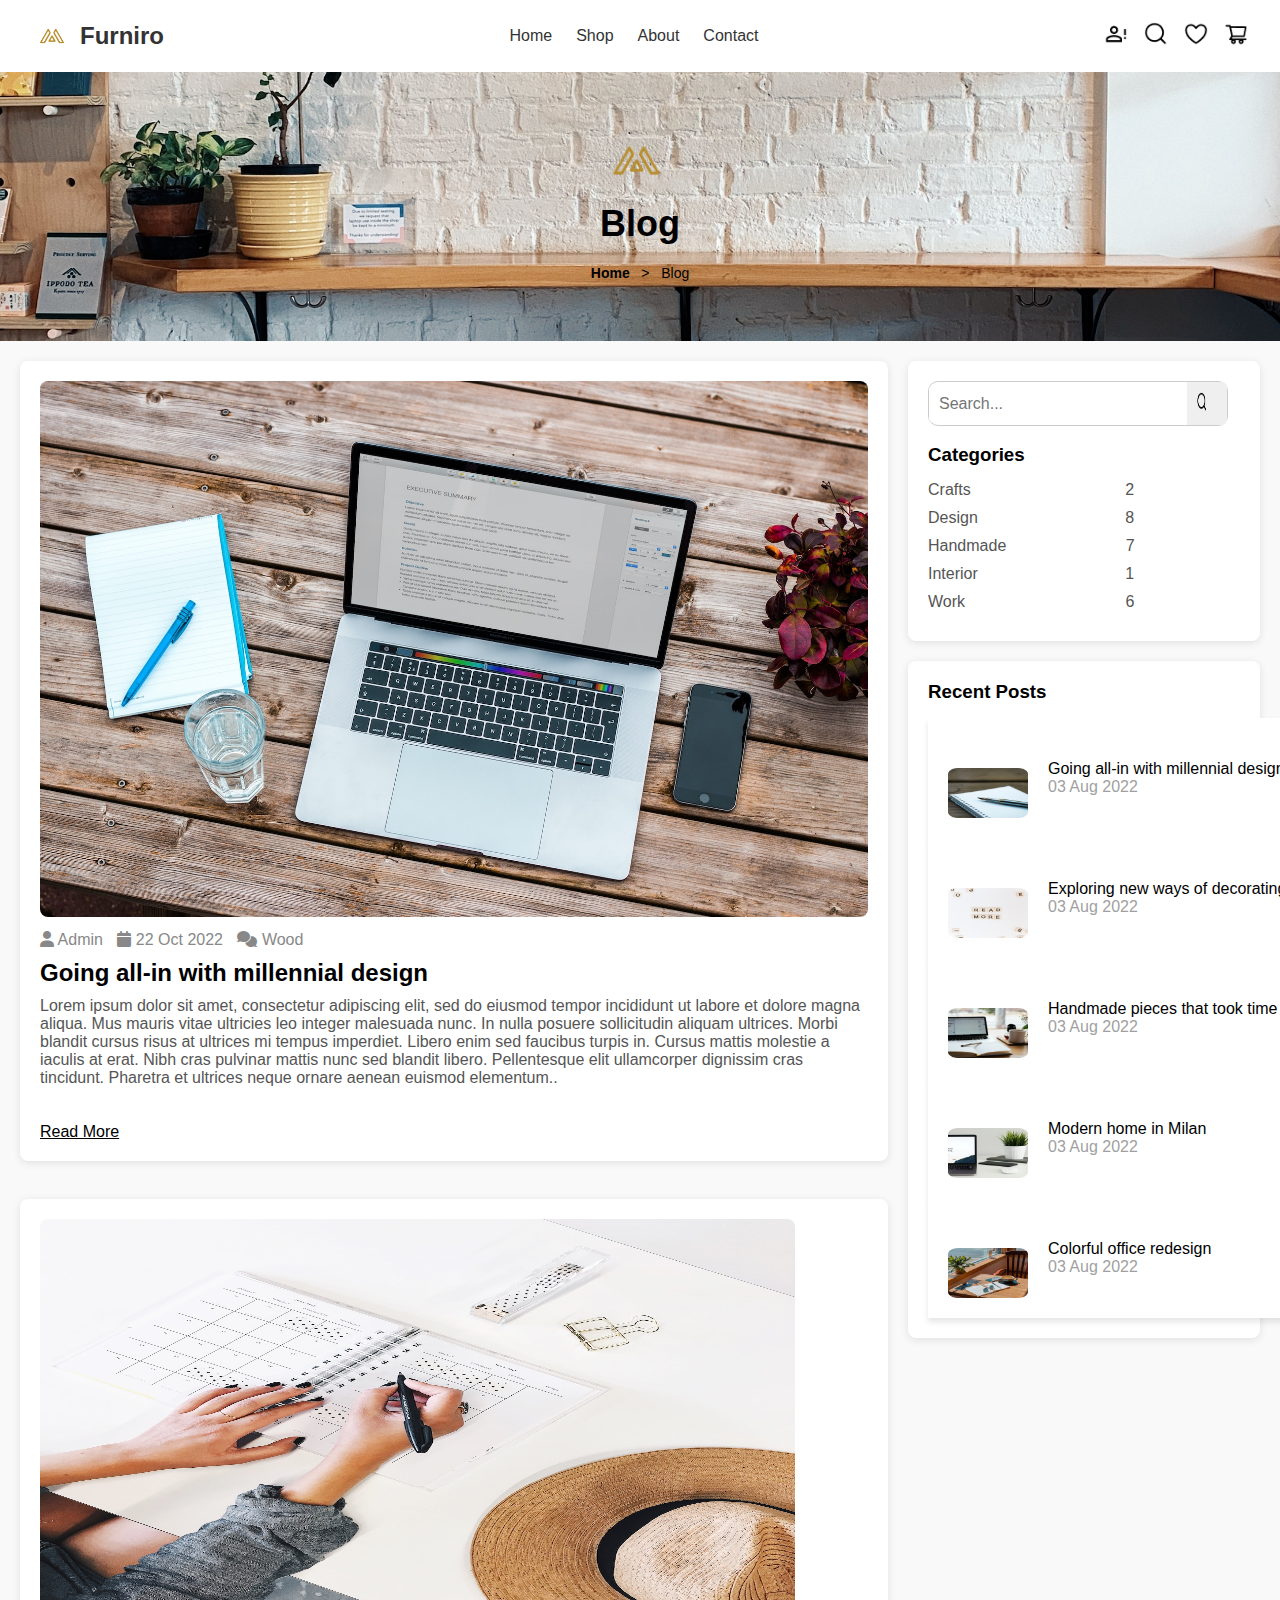
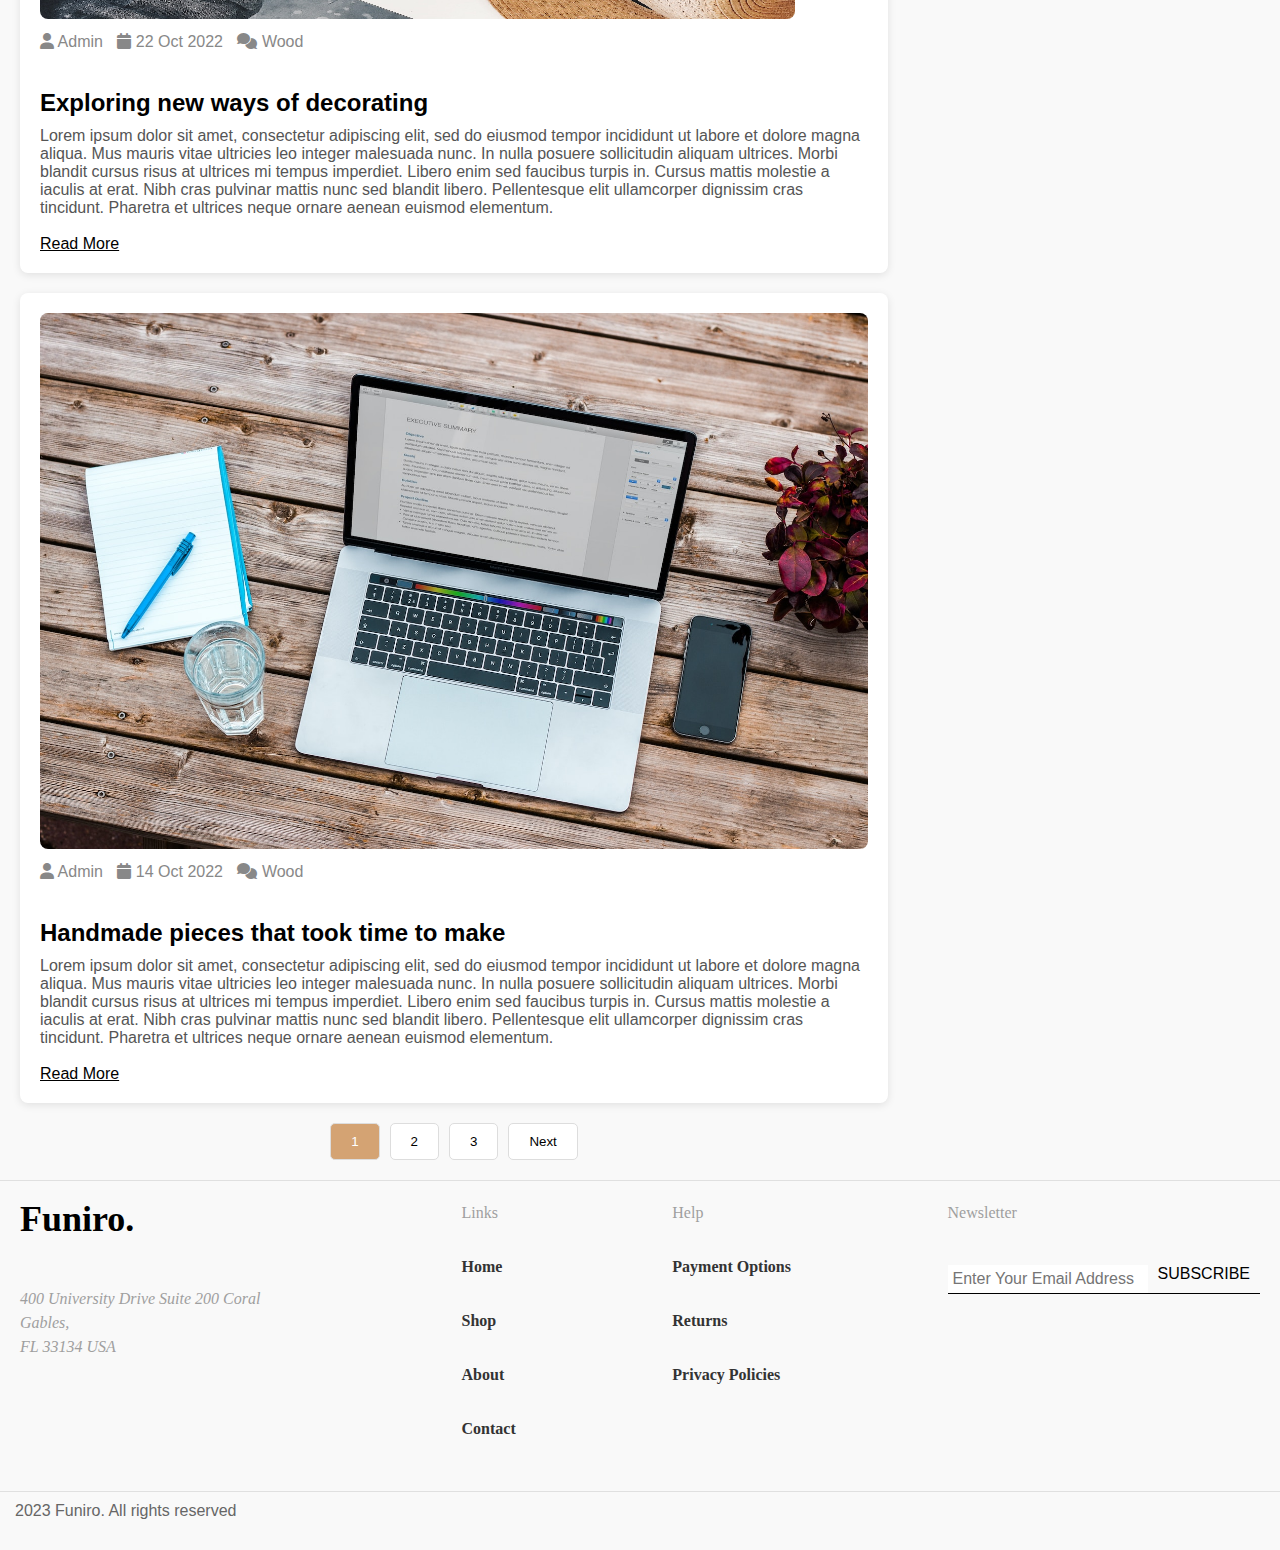
<file: blog.html>
<!DOCTYPE html>
<html lang="en">
<head>
    <meta charset="UTF-8">
    <meta name="viewport" content="width=device-width, initial-scale=1.0">
    <title>Blog Layout</title>
    <link rel="stylesheet" href="https://cdnjs.cloudflare.com/ajax/libs/font-awesome/6.0.0-beta3/css/all.min.css">
    <link rel="stylesheet" href="styles.css">
</head>
<body>
    <header>
        <nav>
            <div class="logo">
                <img src="images/logo.png" alt="Furniro Logo">
                Furniro
            </div>
            <ul class="nav-links">
            <li><a href="index.html">Home</a></li>
                <li><a href="shop.html">Shop</a></li>
                <li><a href="blog.html">About</a></li>
                <li><a href="contact.html">Contact</a></li>
            </ul>
            <div class="nav-icons">
                <a href="#"><img src="images/user-icon.png" alt="User Icon"></a>
                <a href="#"><img src="images/search-icon.png" alt="Search Icon"></a>
                <a href="#"><img src="images/heart-icon.png" alt="Heart Icon"></a>
                <a href="#"><img src="images/cart-icon.png" alt="Cart Icon"></a>
            </div>
        </nav>
    </header>
    <div class="hero-section">
        <div class="logo1" >
            <img src="images/logo.png" alt="Furniro Logo" style="justify-content: center;
            align-items: center;  width: 77px;
    margin-right: 0.5rem; 
">        
        </div>
        <h1 >Blog </h1>
        <div class="breadcrumb">
            <a href="index.html" style="font-weight: 20px;">Home</a> &nbsp;  <span>> &nbsp; Blog</span>
        </div>
    </div>
<section class="blog">
<div class="blog-container">
    <div class="main-content">
        <!-- Post 1 -->
        <div class="post">
            <img src="images/post1.jpeg" alt="Post Image">
            <div class="post-info">
                <div>
                    <span><i class="fas fa-user"></i> Admin</span>
                    <span><i class="fas fa-calendar"></i> 22 Oct 2022</span>
                    <span><i class="fas fa-comments"></i> Wood</span>
                </div>
            </div>
            <h2 class="post-title">Going all-in with millennial design</h2>
            <p class="post-excerpt">Lorem ipsum dolor sit amet, consectetur adipiscing elit, sed do eiusmod tempor 
                incididunt ut labore et dolore magna aliqua. Mus mauris vitae ultricies
                 leo integer malesuada nunc. In nulla posuere sollicitudin aliquam ultrices.
                 Morbi blandit cursus risus at ultrices mi tempus imperdiet. Libero enim sed faucibus turpis in. Cursus mattis molestie a iaculis at erat. Nibh cras 
                 pulvinar mattis nunc sed blandit libero. Pellentesque elit ullamcorper dignissim cras tincidunt. Pharetra et ultrices neque ornare aenean euismod elementum..</p><br><br>
                 <a href="#" style="color: black; ">Read More</a>
        </div>
<br>
        <!-- Post 2 -->
        <div class="post">
            <img src="images/post2.jpeg" alt="Post Image" style="width: 755px; height:400px;">
            <div class="post-info">
                <div>
                    <span><i class="fas fa-user"></i> Admin</span>
                    <span><i class="fas fa-calendar"></i> 22 Oct 2022</span>
                    <span><i class="fas fa-comments"></i> Wood</span>
                </div>
                
            </div><br>
            <h2 class="post-title">Exploring new ways of decorating</h2>
            <p class="post-excerpt">Lorem ipsum dolor sit amet, consectetur adipiscing elit, sed
                 do eiusmod tempor incididunt ut labore et dolore magna aliqua. Mus mauris vitae ultricies leo integer malesuada nunc. In nulla posuere sollicitudin aliquam ultrices. Morbi blandit cursus 
                 risus at ultrices mi tempus imperdiet. Libero enim sed faucibus turpis in. Cursus mattis molestie a iaculis at erat. Nibh cras pulvinar mattis nunc sed blandit libero. Pellentesque elit ullamcorper dignissim cras tincidunt. 
                 Pharetra et ultrices neque ornare aenean euismod elementum. </p><br>
                   <a href="#" style="color: black;">Read More</a>
        </div>

        <!-- Post 3 -->
        <div class="post">
            <img src="images/post1.jpeg" alt="Post Image">
            <div class="post-info">
                <div>
                    <span><i class="fas fa-user"></i> Admin</span>
                    <span><i class="fas fa-calendar"></i> 14 Oct 2022</span>
                    <span><i class="fas fa-comments"></i> Wood</span>
                </div>
               
            </div><br>
            <h2 class="post-title">Handmade pieces that took time to make</h2>
            <p class="post-excerpt">Lorem ipsum dolor sit amet, consectetur adipiscing elit, sed do eiusmod tempor incididunt ut labore et dolore magna aliqua. Mus mauris vitae ultricies leo integer malesuada nunc. In nulla posuere
                 sollicitudin aliquam ultrices. Morbi blandit cursus risus at ultrices mi tempus
                  imperdiet. Libero enim sed faucibus turpis in. Cursus mattis molestie a iaculis
                   at erat. Nibh cras pulvinar mattis nunc sed blandit libero. Pellentesque elit ullamcorper dignissim cras tincidunt. Pharetra et ultrices 
                   neque ornare aenean euismod elementum.</p><br>
                   <a href="#" style="color: black;">Read More</a>
        </div>

        <!-- Pagination -->
        <div class="pagination1">
            <button class="active">1</button>
            <button>2</button>
            <button>3</button>
            <button>Next</button>
        </div>
    </div>

    <!-- Sidebar -->
    <div class="sidebar">
        <!-- Categories -->
        <div class="sidebar-section">
            <div class="search-container">
                <input type="text" placeholder="Search...">
                <button class="search-button">
                    <img src="images/akar-icons_search (1).png" alt="Search">
                </button>
            </div>
            <br>
            <h3>Categories</h3>
            <ul>
                <li><a href="#">Crafts <span style="padding-left: 150px;">
                    2 </span></a></li>
                <li><a href="#">Design <span style="padding-left: 143px;">
                    8 </span></a></li>
                <li><a href="#">Handmade<span style="padding-left: 115px;">
                    7 </span></a></li>
                <li><a href="#">Interior<span style="padding-left: 143px;">
                    1 </span></a></li>
                <li><a href="#">Work <span style="padding-left: 156px;">
                    6</span></a></li>
            </ul>
        </div>

        <!-- Recent Posts -->
        
        <div class="sidebar-section">
            <h3>Recent Posts</h3>
            <div class="item1">
                <img src="images/Rectangle 69.png" alt="Image 1">
                <p>Going all-in with millennial design <br> <span style="color: #9F9F9F; ">03 Aug 2022</span></p>
                
            </div>
            <div class="item1">
                <img src="images/Rectangle 69 (1).png" alt="Image 2">
                <p>Exploring new ways of decorating <br> <span style="color: #9F9F9F; ">03 Aug 2022</span></p>
                
            </div>
            <div class="item1">
                <img src="images/Rectangle 69 (2).png" alt="Image 3">
                <p>Handmade pieces that took time to make <br> <span style="color: #9F9F9F; ">03 Aug 2022</span></p>
             
            </div>
            <div class="item1">
                <img src="images/Rectangle 69 (3).png" alt="Image 3">
                <p>Modern home in Milan <br> <span style="color: #9F9F9F; ">03 Aug 2022</span></p>
              
            </div>
            <div class="item1">
                <img src="images/Rectangle 69 (4).png" alt="Image 3">
                <p>Colorful office redesign <br> <span style="color: #9F9F9F; ">03 Aug 2022</span></p>
               
            </div>
            
        </div>
    </div>
</div>

</section>
 <!-- Footer -->
 <footer class="footer">
    <div class="footer-container">
        <div class="footer-section address-section">
            <h3>Funiro.</h3>
            <address>
                400 University Drive Suite 200 Coral Gables,<br>
                FL 33134 USA
            </address>
        </div>
        <div class="footer-section">
            <h4>Links</h4>
            <ul>
                <li><a href="#">Home</a></li>
                <li><a href="#">Shop</a></li>
                <li><a href="#">About</a></li>
                <li><a href="#">Contact</a></li>
            </ul>
        </div>
        <div class="footer-section">
            <h4>Help</h4>
            <ul>
                <li><a href="#">Payment Options</a></li>
                <li><a href="#">Returns</a></li>
                <li><a href="#">Privacy Policies</a></li>
            </ul>
        </div>
        <div class="footer-section newsletter-section">
            <h4>Newsletter</h4>
            <form action="#">
                <input type="email" placeholder="Enter Your Email Address">
                <button type="submit">SUBSCRIBE</button>
            </form>
        </div>
    </div>
    <div class="footer-bottom">
        <p>2023 Funiro. All rights reserved</p>
    </div>
</footer>
</body>
</html>
</file>
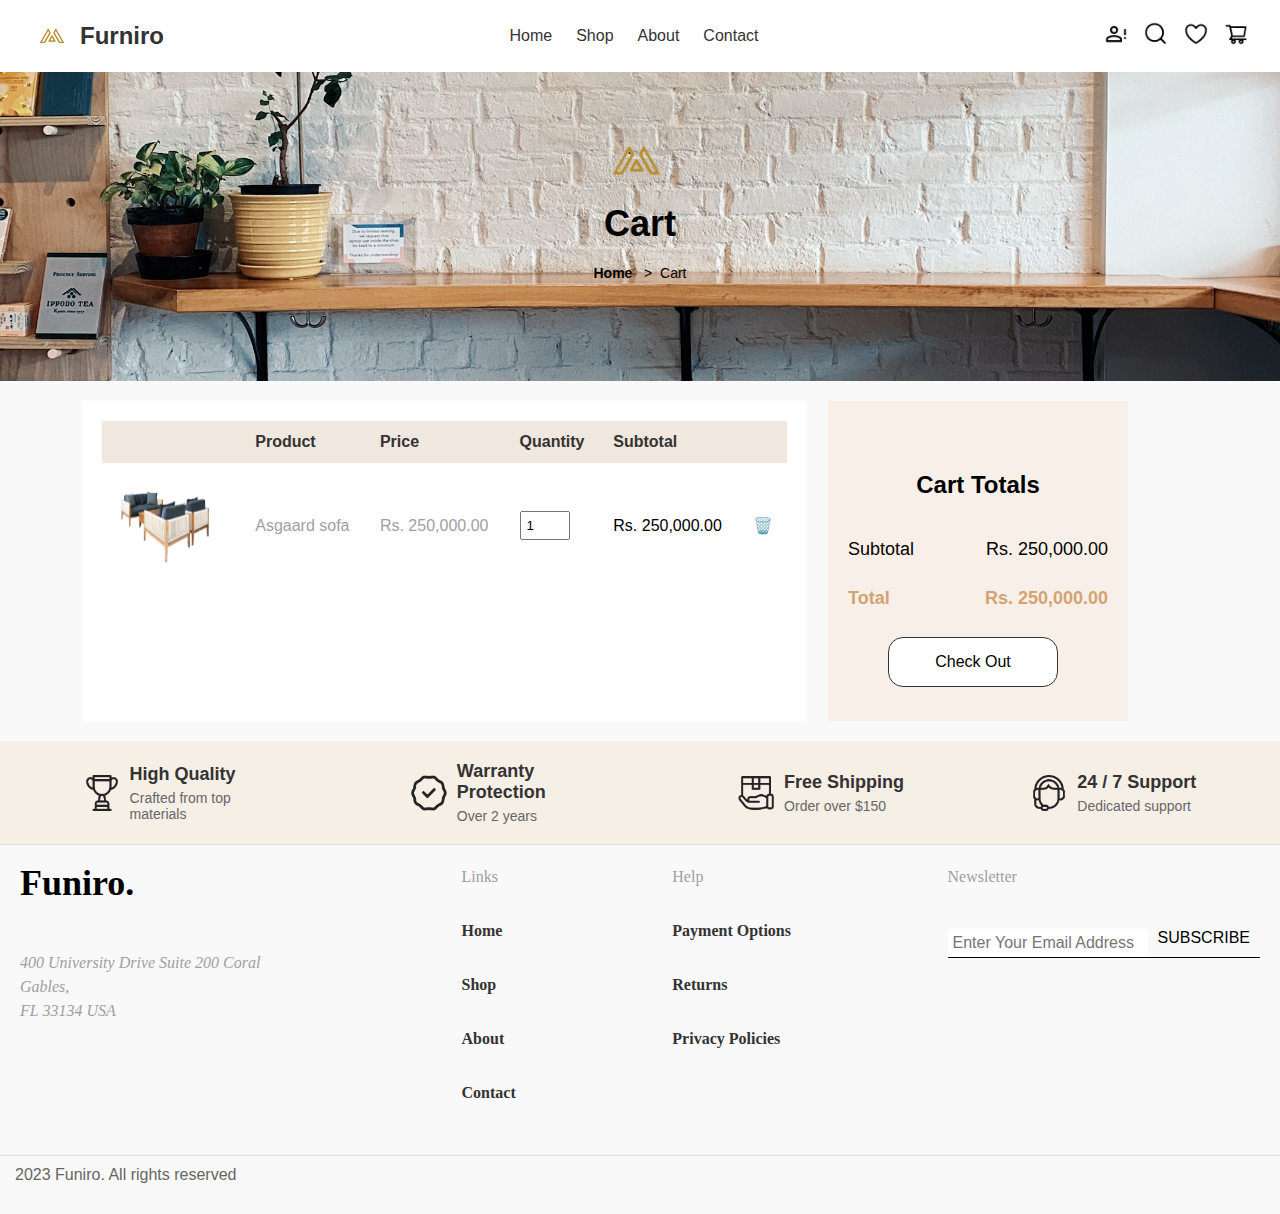
<file: cart.html>
<!DOCTYPE html>
<html lang="en">
<head>
    <meta charset="UTF-8">
    <meta name="viewport" content="width=device-width, initial-scale=1.0">
    <title>Shopping Cart</title>
   <link rel="stylesheet" href="styles.css">
   <style>
    
   </style>
</head>
<body>
    <header>
        <nav>
            <div class="logo">
                <img src="images/logo.png" alt="Furniro Logo">
                Furniro
            </div>
            <ul class="nav-links">
            <li><a href="index.html">Home</a></li>
                <li><a href="shop.html">Shop</a></li>
                <li><a href="blog.html">About</a></li>
                <li><a href="contact.html">Contact</a></li>
            </ul>
            <div class="nav-icons">
                <a href="#"><img src="images/user-icon.png" alt="User Icon"></a>
                <a href="#"><img src="images/search-icon.png" alt="Search Icon"></a>
                <a href="#"><img src="images/heart-icon.png" alt="Heart Icon"></a>
                <a href="#"><img src="images/cart-icon.png" alt="Cart Icon"></a>
            </div>
        </nav>
    </header>
    <div class="hero-section">
        <div class="logo1" >
            <img src="images/logo.png" alt="Furniro Logo" style="justify-content: center;
            align-items: center;  width: 77px;
    margin-right: 0.5rem; 
">        
        </div>
        <h1 >Cart </h1>
        <div class="breadcrumb" style="padding-bottom: 40px;">
            <a href="index.html" style="font-weight: 20px;">Home</a> &nbsp;  <span>>&nbsp; Cart</span>
        </div>
    </div>
<section class="cart">
<div class="cart-container">
    <div class="cart-table">
        <table>
            <thead>
                <tr>
                    <th></th>
                    <th>Product</th>
                    <th>Price</th>
                    <th>Quantity</th>
                    <th>Subtotal</th>
                    <th></th>
                </tr>
            </thead>
            <tbody>
                <tr>
                    
                    <td>
                        <img src="images/Asgaard sofa 3.png" alt="Asgaard Sofa" style="width: 100px; height:97px;">
                    </td>
                    <td style="color: #9F9F9F;">
                        Asgaard sofa
                    </td>
                    <td style="color: #9F9F9F;">Rs. 250,000.00</td>
                    <td><input type="number" value="1" min="1" style="width: 50px; padding: 5px;"></td>
                    <td>Rs. 250,000.00</td>
                    <td><span class="cart-remove">🗑️</span></td>
                </tr>
            </tbody>
        </table>
    </div>
    <div class="cart-totals">
        <h2 style="text-align: center;">Cart Totals</h2>
        <p style="padding-top:20px ;">
            <span>Subtotal</span>
            <span>Rs. 250,000.00</span>
        </p><br>
        <p class="total">
            <span>Total</span>
            <span>Rs. 250,000.00</span>
        </p><br>
        <button id="checkout" style="margin-left: 40px;" >Check Out</button>
    </div>
</div>
</section >
<!-- Benefits -->
<div class="benefits">
    <div class="benefit">
        <img src="images/trophy 1.png" alt="High Quality">
        <div class="benefit-text">
            <h3>High Quality</h3>
            <p>Crafted from top materials</p>
        </div>
    </div>
    <div class="benefit">
        <img src="images/guarantee.png" alt="Warranty Protection">
        <div class="benefit-text">
            <h3>Warranty Protection</h3>
            <p>Over 2 years</p>
        </div>
    </div>
    <div class="benefit">
        <img src="images/shipping.png" alt="Free Shipping">
        <div class="benefit-text">
            <h3>Free Shipping</h3>
            <p>Order over $150</p>
        </div>
    </div>
    <div class="benefit">
        <img src="images/customer-support.png" alt="24/7 Support">
        <div class="benefit-text">
            <h3>24 / 7 Support</h3>
            <p>Dedicated support</p>
        </div>
    </div>
</div>

 <!-- Footer -->
 <footer class="footer">
    <div class="footer-container">
        <div class="footer-section address-section">
            <h3>Funiro.</h3>
            <address>
                400 University Drive Suite 200 Coral Gables,<br>
                FL 33134 USA
            </address>
        </div>
        <div class="footer-section">
            <h4>Links</h4>
            <ul>
                <li><a href="#">Home</a></li>
                <li><a href="#">Shop</a></li>
                <li><a href="#">About</a></li>
                <li><a href="#">Contact</a></li>
            </ul>
        </div>
        <div class="footer-section">
            <h4>Help</h4>
            <ul>
                <li><a href="#">Payment Options</a></li>
                <li><a href="#">Returns</a></li>
                <li><a href="#">Privacy Policies</a></li>
            </ul>
        </div>
        <div class="footer-section newsletter-section">
            <h4>Newsletter</h4>
            <form action="#">
                <input type="email" placeholder="Enter Your Email Address">
                <button type="submit">SUBSCRIBE</button>
            </form>
        </div>
    </div>
    <div class="footer-bottom">
        <p>2023 Funiro. All rights reserved</p>
    </div>
</footer>
<script>
    document.getElementById('checkout').addEventListener('click', function() {
        window.location.href = 'checkout.html';
    });
    
</script>
</body>
</html>
</file>
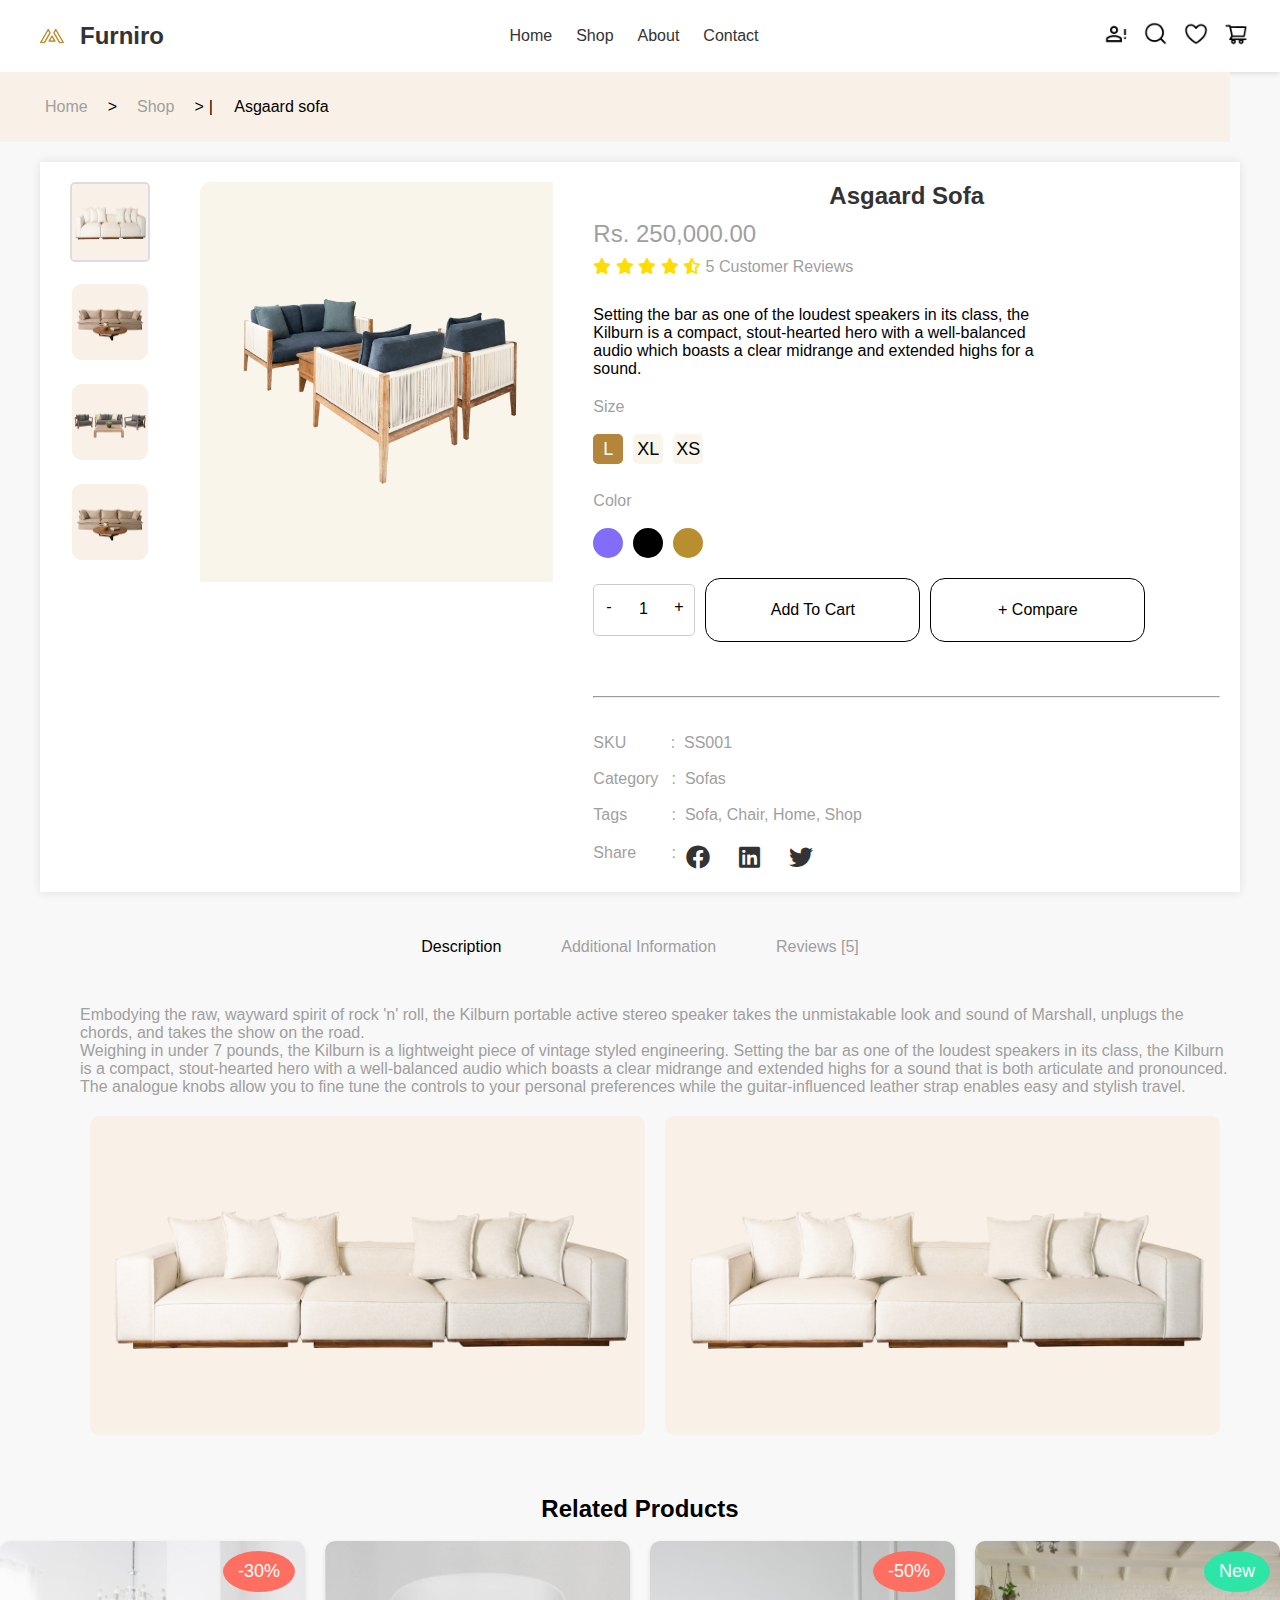
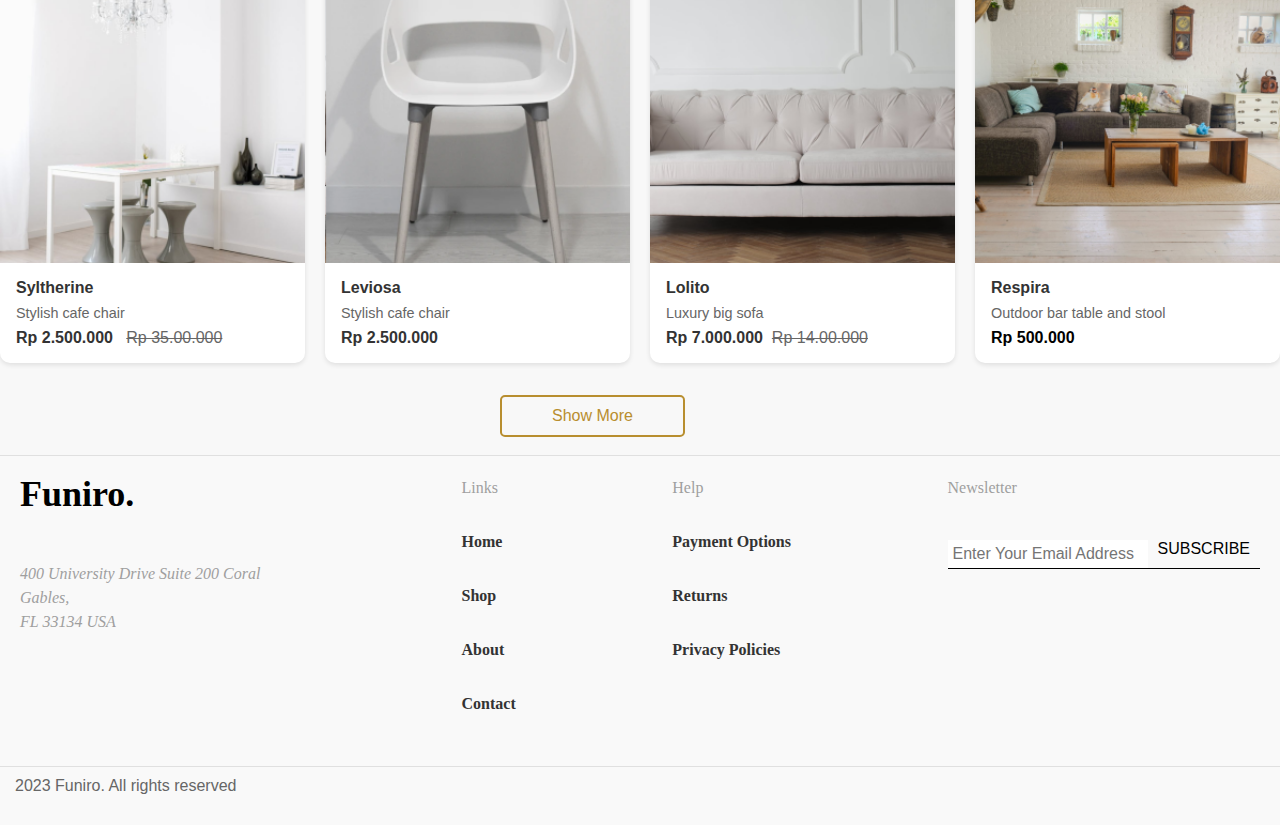
<file: cart_sidebar.html>
<!DOCTYPE html>
<html lang="en">
<head>
    <meta charset="UTF-8">
    <meta name="viewport" content="width=device-width, initial-scale=1.0">
    <title>Cart sidebar</title>
    <link rel="stylesheet" href="styles.css">
    <link rel="stylesheet" href="https://cdnjs.cloudflare.com/ajax/libs/font-awesome/6.0.0-beta3/css/all.min.css">
    <style>
       
        
        .tabs {
            display: flex;
            justify-content: space-around;
            justify-content: center;
            
        }
        
        .tab {
            padding: 10px 20px;
            cursor: pointer;
            background-color: transparent;
            border: none;
            outline: none;
            font-size: 16px;
            color: #9F9F9F;
        }
        
       
        
        .content {
            padding: 20px 0;
            margin-left: 80px;
            margin-right: 50px;
            color: #9F9F9F;
        }
        
        .content-tab {
            display: none;
        }
        
        .content-tab.active {
            display: block;
        }
        
        .images {
            display: flex;
            justify-content: space-between;
            margin-top: 20px;
        }
        
        .image {
            flex: 1;
            margin: 0 10px;
        }
        
        .image img {
            width: 100%;
            border-radius: 8px;
        }

        .cart-icon {
            font-size: 1.5rem;
            cursor: pointer;
        }
        
        .shopping-cart-container {
            width: 300px;
            position: fixed;
            right: 20px;
            top: 60px;
            background: #fff;
            padding: 20px;
            border-radius: 8px;
            box-shadow: 0 2px 5px rgba(0, 0, 0, 0.1);
            display: none;
            flex-direction: column;
        }
        
        .shopping-cart-container h2 {
            font-size: 1.5rem;
            margin-bottom: 20px;
        }
        
        .cart-item {
            display: flex;
            align-items: center;
            justify-content: space-between;
            margin-bottom: 20px;
        }
        
        .cart-item img {
            width: 50px;
            height: 50px;
            object-fit: cover;
            border-radius: 5px;
        }
        
        .item-info {
            flex: 1;
            margin-left: 10px;
        }
        
        .item-info p {
            margin: 0;
        }
        
        
        .subtotal {
            display: flex;
            justify-content: space-between;
            font-size: 1.2rem;
            margin-top: 20px;
            font-weight: bold;
        }
        
        .cart-buttons {
            display: flex;
            justify-content: space-between;
            margin-top: 20px;
        }
        
        .cart-buttons button {
           
            color: black;
            padding: 10px 20px;
            border: none;
            cursor: pointer;
            border-radius: 5px;
        }
        
    </style>
</head>
<body>
    <header>
        <nav>
            <div class="logo">
                <img src="images/logo.png" alt="Furniro Logo">
                Furniro
            </div>
            <ul class="nav-links">
            <li><a href="index.html">Home</a></li>
                <li><a href="shop.html">Shop</a></li>
                <li><a href="blog.html">About</a></li>
                <li><a href="contact.html">Contact</a></li>
            </ul>
            <div class="nav-icons">
                <a href="#"><img src="images/user-icon.png" alt="User Icon"></a>
                <a href="#"><img src="images/search-icon.png" alt="Search Icon"></a>
                <a href="#"><img src="images/heart-icon.png" alt="Heart Icon"></a>
                <a href="#"><img src="images/cart-icon.png" alt="Cart Icon" id="cart-icon" style="cursor: pointer;"></a>
            </div>
        </nav>
    </header>
    <div class="shopping-cart-container" id="shopping-cart">
        <h2>Shopping Cart </h2><hr style="color: #9F9F9F;">
        <div class="cart-item" style="padding-top: 10px;">
            <img src="images/Group 146.png" alt="Asgaard sofa">
            <div class="item-info">
                <p>Asgaard sofa</p>
                <p>1 x <span style="color:#B88E2F ;">Rs. 250,000.00</span><i class="fa fa-times" style="padding-left: 40px;"></i></p>
            </div>
            
        </div>
        <div class="cart-item">
            <img src="images/Group 146 (1).png" alt="Coandian Wood">
            <div class="item-info">
                <p>Coandian Wood</p>
                <p>1 x <span style="color: 
#B88E2F;">Rs. 20,000.00</span> <i class="fa fa-times" style="padding-left: 40px;"> </i></p>
            </div>
        </div>
        <div class="subtotal" style="padding-top: 80px;">
            <p>Subtotal</p>
            <p> Rs. 270,000.00</p>
        </div><br><hr style="color: #9F9F9F;"><br>
        <div class="cart-buttons" style="gap: 5px; " >
            <button style="width: Hug (118px)px;
            height: Hug (30px)px;
            
            
            border-radius: 50px 50px 50px 50px;
            border: 1px 0px 0px 0px;
            opacity: 0px;
            ">Cart</button>
            <button style="width: Hug (118px)px;
            height: Hug (30px)px;
            
        
            border-radius: 50px 50px 50px 50px;
            border: 1px 0px 0px 0px;
            opacity: 0px;
            ">Checkout</button>
            <button style="width: Hug (40px)px;
            height: Hug (20px)px;
            
            
            border-radius: 50px 50px 50px 50px;
            border: 1px 0px 0px 0px;
            opacity: 0px;
            ">Comparison</button>
        </div>
    </div>
   
    <div class="back">
        <a href="#" style="color: #9F9F9F; margin-left: 35px;">Home</a>
        <span class="separator">></span>
        <a href="#" style="color: #9F9F9F">Shop</a>
        <span class="separator">></span>
        <span>|  &nbsp;&nbsp;&nbsp; Asgaard sofa</span>
    </div>
    
    <div class="single">
        <div class="product-thumbnails">
            <img src="images/Group 107.png" alt="Thumbnail 1" class="selected" >
            <img src="images/Group 96.png" alt="Thumbnail 2" >
            <img src="images/Group 98.png" alt="Thumbnail 3">
            <img src="images/Group 96.png" alt="Thumbnail 4" >
           
        </div>
        <div class="product-main-image">
            <img id="mainImage" src="images/Asgaard sofa 3.png" alt="Main Product Image">
        </div>
        <div class="product-details">
            <h1>Asgaard Sofa</h1>
            <div class="price" style="color: #9F9F9F;">Rs. 250,000.00</div>
            <div class="rating">
                <i class="fas fa-star"></i>
                <i class="fas fa-star"></i>
                <i class="fas fa-star"></i>
                <i class="fas fa-star"></i>
                <i class="fas fa-star-half-alt"></i>
                <span style="color: #9F9F9F;">5 Customer Reviews</span>
            </div>
            <div class="description">
                Setting the bar as one of the  loudest speakers in its class, the <br>Kilburn is a compact, stout-hearted hero with a well-balanced <br>audio which boasts a clear midrange and extended highs for a <br>sound.
            </div>
            <label for="size" style="color: #9F9F9F;"> Size</label><br><br>
            <div class="options">
                <div class="size-options">
                    
                    <div class="size-option selected">L</div>
                    <div class="size-option" >XL</div>
                    <div class="size-option" >XS</div>
                </div>
                <br>
                <label for="color" style="color: #9F9F9F;">Color</label><br><br>
                <div class="color-options">
                    <div class="color-option selected"style="background-color: #816DFA;"></div>
                    <div class="color-option" style="background-color: #000000"></div>
                    <div class="color-option"  style="background-color: #B88E2F;"></div>
                </div>
            </div>
           
            <div class="quantity-selector">
                <div class="quantity">
                    <span class="number " style="width: 9px;
height: 24px;
top: 696px;
left: 750px;
gap: 0px;
opacity: 0px;
">-</span>
                    <span class="number" style="margin-top: 10px;">1</span>
                    <span class="number" style="width: 11px;
height: 24px;
top: 696px;
left: 835px;
gap: 0px;
opacity: 0px;
">+</span>
                </div>
                <button class="btn2 add-to-cart" id="add-to-cart">Add To Cart</button>
                <button class="btn2 compare" id="compare">+ Compare</button>
            </div>
            <br><br><br>
            <hr style="color: #D9D9D9;">
            <br><br>
            <p style="color: #9F9F9F;"> SKU &nbsp;&nbsp;&nbsp;&nbsp;&nbsp;&nbsp;&nbsp;&nbsp;&nbsp;:&nbsp;&nbsp;SS001</p><br>
            <p style="color: #9F9F9F;"> Category &nbsp;&nbsp;:&nbsp;&nbsp;Sofas</p><br>
            <p style="color: #9F9F9F;"> Tags &nbsp;&nbsp;&nbsp;&nbsp;&nbsp;&nbsp&nbsp;&nbsp;&nbsp;:&nbsp;&nbsp;Sofa, Chair, Home, Shop</p>
            <div class="share-icons">
             <span style="color: #9F9F9F;">Share &nbsp;&nbsp;&nbsp;&nbsp;&nbsp;&nbsp;&nbsp;:</span>   <a href="#"><i class="fab fa-facebook"></i></a>&nbsp;&nbsp;
                <a href="#"><i class="fab fa-linkedin"></i></a>&nbsp;&nbsp;
                <a href="#"><i class="fab fa-twitter"></i></a>
            </div>
        </div>
    </div>
<br><br>
    <div class="group">
        <div class="tabs">
            <button class="tab" style="color: black;" >Description</button>
            <button class="tab" >Additional Information</button>
            <button class="tab">Reviews [5]</button>
        </div>
        <div class="content">
            <div id="description" class="content-tab active">
                <p>Embodying the raw, wayward spirit of rock 'n' roll, the Kilburn portable active stereo speaker takes the unmistakable look and sound of Marshall, unplugs the chords, and takes the show on the road.</p>
                <p>Weighing in under 7 pounds, the Kilburn is a lightweight piece of vintage styled engineering. Setting the bar as one of the loudest speakers in its class, the Kilburn is a compact, stout-hearted hero with a well-balanced audio which boasts a clear midrange and extended highs for a sound that is both articulate and pronounced. The analogue knobs allow you to fine tune the controls to your personal preferences while the guitar-influenced leather strap enables easy and stylish travel.</p>
                <div class="images">
                    <div class="image">
                        <img src="images/Group 107.png" alt="Sofa 1">
                    </div>
                    <div class="image">
                        <img src="images/Group 107.png" alt="Sofa 2">
                    </div>
                </div>
            </div>
          
        </div>
    </div><br><br>
    <h2 style="text-align:center"> Related Products </h2><br>
    <div class="product-grid">
              
        <div class="product-card" style="position: relative;">
            <div class="discount" >-30%</div>
            <img src="images/product1.png" alt="Syltherine">

            <div class="product-info">
                <h3>Syltherine</h3>
                <p>Stylish cafe chair</p>
                <span class="price">Rp 2.500.000</span> &nbsp;&nbsp;<span class="strikethrough-text">Rp 35.00.000 </span>
                

            </div>
        </div>

        <div class="product-card">
        <div>    <img src="images/product2.png" alt="Leviosa">
            
        </div>
            
            <div class="product-info">
                <h3>Leviosa</h3>
                <p>Stylish cafe chair</p>
                <span class="price">Rp 2.500.000</span> 
                

            </div>
          
        </div>
        <div class="product-card">
            <div class="discount" >-50%</div>
            <img src="images/product3.png" alt="Lolito">
            <div class="product-info">
                <h3>Lolito</h3>
                <p>Luxury big sofa</p>
                <span class="price">Rp 7.000.000</span>&nbsp;&nbsp;<span class="strikethrough-text">Rp 14.00.000 </span>
            </div>
        </div>
        <div class="product-card">
            <div class="discount" style="background-color: rgb(46, 229, 168);">New</div>
            <img src="images/product4.png" alt="Respira">
            <div class="product-info">
                <h3>Respira</h3>
                <p>Outdoor bar table and stool</p>
                <b>Rp 500.000</b>
            </div>
        </div>
    </div>
    <a href="#" class="btn1" style="margin-left: 500px;">Show More</a>
<br><br>
    <!-- Footer -->
    <footer class="footer">
        <div class="footer-container">
            <div class="footer-section address-section">
                <h3>Funiro.</h3>
                <address>
                    400 University Drive Suite 200 Coral Gables,<br>
                    FL 33134 USA
                </address>
            </div>
            <div class="footer-section">
                <h4>Links</h4>
                <ul>
                    <li><a href="#">Home</a></li>
                    <li><a href="#">Shop</a></li>
                    <li><a href="#">About</a></li>
                    <li><a href="#">Contact</a></li>
                </ul>
            </div>
            <div class="footer-section">
                <h4>Help</h4>
                <ul>
                    <li><a href="#">Payment Options</a></li>
                    <li><a href="#">Returns</a></li>
                    <li><a href="#">Privacy Policies</a></li>
                </ul>
            </div>
            <div class="footer-section newsletter-section">
                <h4>Newsletter</h4>
                <form action="#">
                    <input type="email" placeholder="Enter Your Email Address">
                    <button type="submit">SUBSCRIBE</button>
                </form>
            </div>
        </div>
        <div class="footer-bottom">
            <p> 2023 Funiro. All rights reserved</p>
        </div>
    </footer>
    <script>
        document.getElementById('cart-icon').addEventListener('click', function() {
            const cart = document.getElementById('shopping-cart');
            if (cart.style.display === 'none' || cart.style.display === '') {
                cart.style.display = 'flex';
            } else {
                cart.style.display = 'none';
            }
        });
        
            document.getElementById('add-to-cart').addEventListener('click', function() {
                window.location.href = 'cart.html';
            });
            document.getElementById('compare').addEventListener('click', function() {
                window.location.href = 'product-comparison.html';
            });
        </script>
    
</body>
</html>
</file>
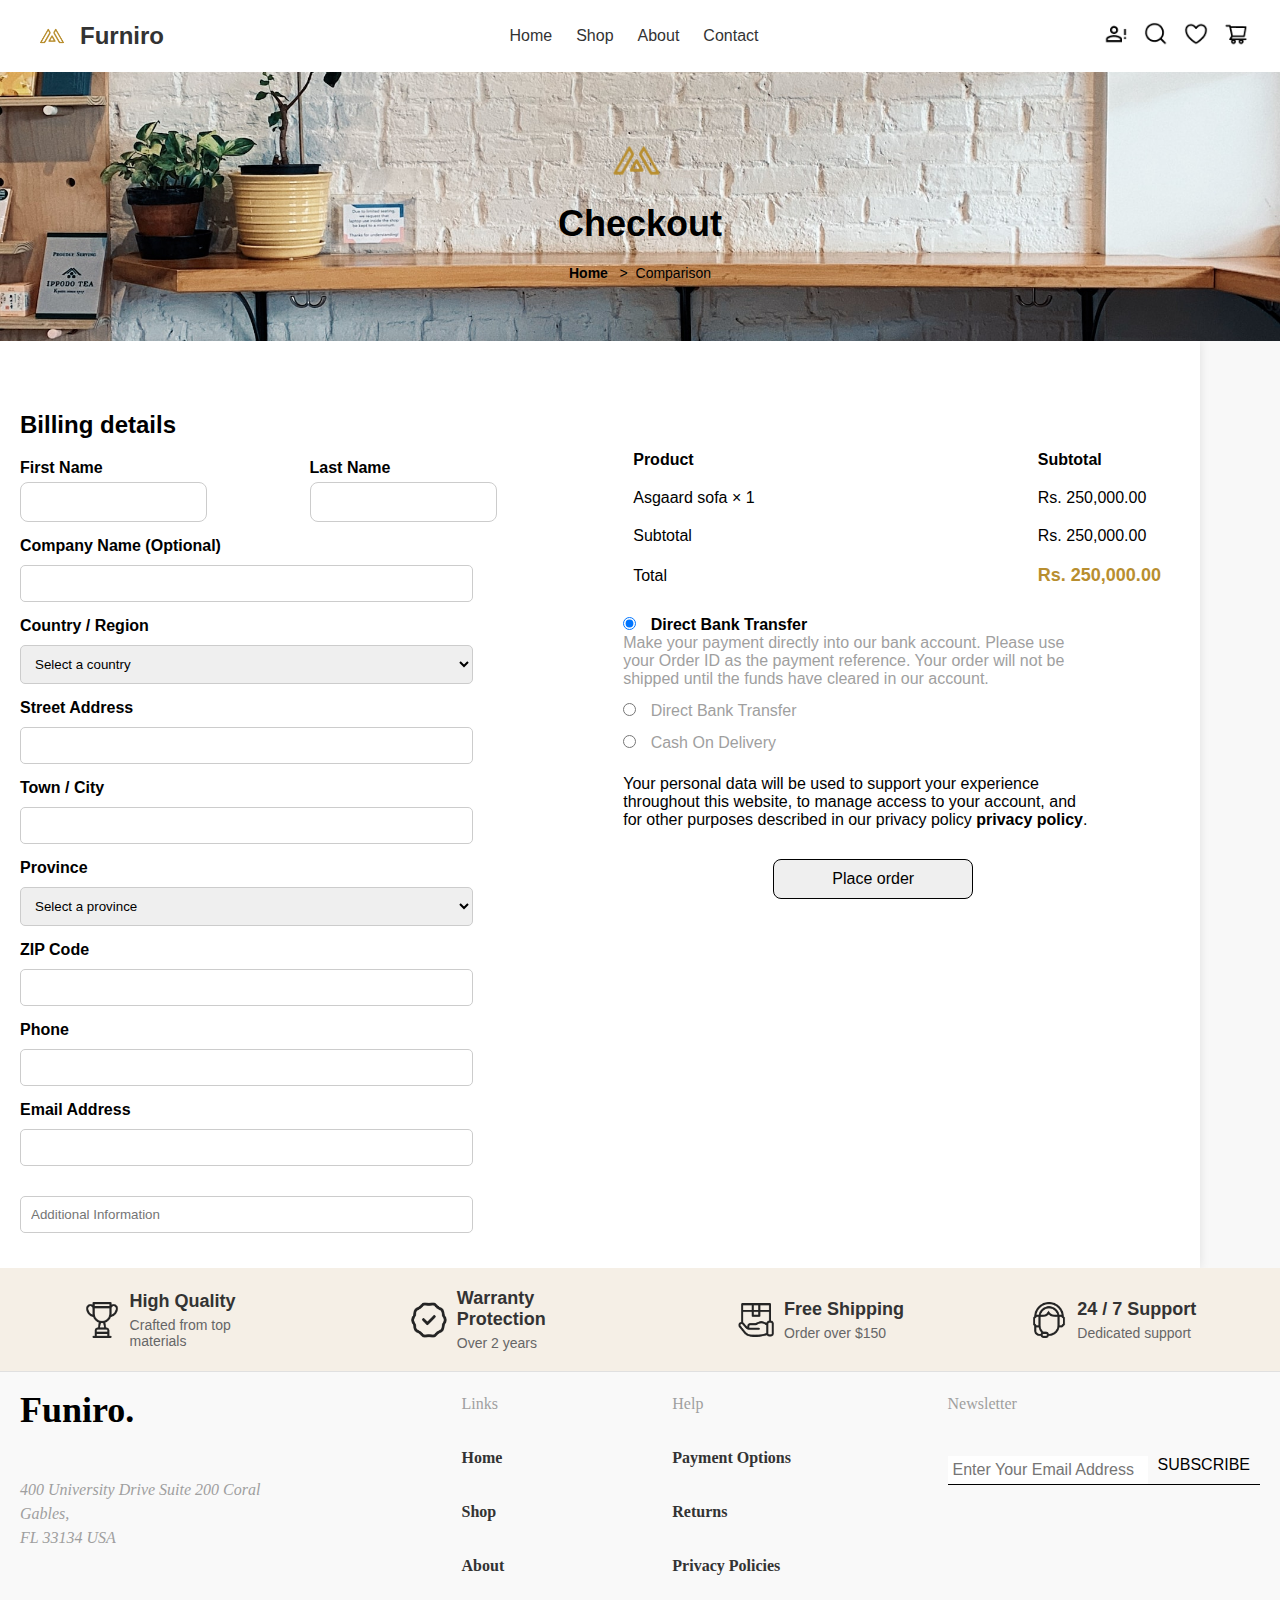
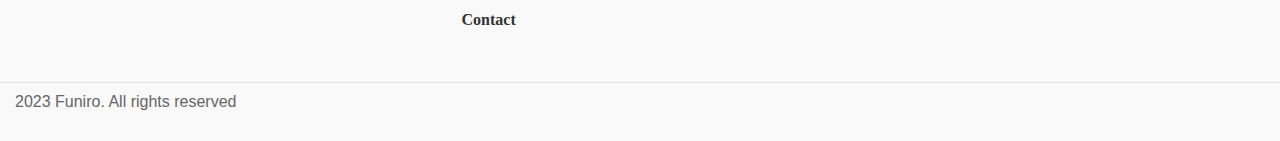
<file: checkout.html>
<!DOCTYPE html>
<html lang="en">
<head>
    <meta charset="UTF-8">
    <meta name="viewport" content="width=device-width, initial-scale=1.0">
    <title>Checkout</title>
    <link rel="stylesheet" href="styles.css">
    <style>
        .form-row {
            display: flex;
            justify-content: space-between;
        }
        .form-group1 {
            width: 48%;
        }
        .form-group1 label {
            display: block;
            margin-bottom: 5px;
            font-weight: bold;
        }
        .form-group1 input {
            width: 70%;
            padding: 10px;
            box-sizing: border-box;
            border: 1px solid #ccc;
            border-radius: 8px;
            font-size: 16px;
           
        }
    </style>
</head>
<body>
    <header>
        <nav>
            <div class="logo">
                <img src="images/logo.png" alt="Furniro Logo">
                Furniro
            </div>
            <ul class="nav-links">
            <li><a href="index.html">Home</a></li>
                <li><a href="shop.html">Shop</a></li>
                <li><a href="blog.html">About</a></li>
                <li><a href="contact.html">Contact</a></li>
            </ul>
            <div class="nav-icons">
                <a href="#"><img src="images/user-icon.png" alt="User Icon"></a>
                <a href="#"><img src="images/search-icon.png" alt="Search Icon"></a>
                <a href="#"><img src="images/heart-icon.png" alt="Heart Icon"></a>
                <a href="#"><img src="images/cart-icon.png" alt="Cart Icon"></a>
            </div>
        </nav>
    </header>
    <div class="hero-section">
        <div class="logo1" >
            <img src="images/logo.png" alt="Furniro Logo" style="justify-content: center;
            align-items: center;  width: 77px;
    margin-right: 0.5rem; 
">        
        </div>
        <h1 >Checkout </h1>
        <div class="breadcrumb">
            <a href="index.html" style="font-weight: 20px;">Home</a> &nbsp;  <span>>&nbsp; Comparison</span>
        </div>
    </div>
    <div class="userdata" style="padding-top: 70px;">
        <div class="billing-details">
            <h2>Billing details</h2>
            <form>
                <div class="form-row">
                    <div class="form-group1">
                        <label for="first-name">First Name</label>
                        <input type="text" id="first-name" name="first-name">
                    </div>
                    <div class="form-group1">
                        <label for="last-name">Last Name</label>
                        <input type="text" id="last-name" name="last-name">
                    </div>
                </div>
                <div class="form-group" style="margin-top: 15px;">
                    <label for="company-name">Company Name (Optional)</label>
                    <input type="text" id="company-name" name="company-name">
                </div>
                <div class="form-group">
                    <label for="country">Country / Region</label>
                    <select id="country" name="country">
                        <option value="">Select a country</option>
                        <option value="us">United States</option>
                        <option value="ca">Canada</option>
                        <option value="uk">United Kingdom</option>
                        <option value="au">Australia</option>
                        
                    </select>
                </div>
                <div class="form-group">
                    <label for="street-address">Street Address</label>
                    <input type="text" id="street-address" name="street-address">
                </div>
                <div class="form-group">
                    <label for="city">Town / City</label>
                    <input type="text" id="city" name="city">
                </div>
                <div class="form-group">
                    <label for="province">Province</label>
                    <select id="province" name="province">
                        <option value="">Select a province</option>
                        <option value="province1">Province 1</option>
                        <option value="province2">Province 2</option>
                    
                    </select>
                </div>
                <div class="form-group">
                    <label for="zip">ZIP Code</label>
                    <input type="text" id="zip" name="zip">
                </div>
                <div class="form-group">
                    <label for="phone">Phone</label>
                    <input type="text" id="phone" name="phone">
                </div>
                <div class="form-group">
                    <label for="email">Email Address</label>
                    <input type="email" id="email" name="email">
                    <div class="form-group" style="margin-top: 30px;">
                        <input type="text" id="additional" name="additional" placeholder="Additional Information">
                    </div>
                </div>
            </form>
        </div>
        <div class="order-summary" style="margin-top: 30px;">
           
            <table>
                <tr>
                    <td style="font-weight: bold;">Product</td>
                    <td style="padding-left: 270px; font-weight: bold;">Subtotal</td>
                </tr>
                <tr>
                    <td>Asgaard sofa × 1</td>
                    <td style="padding-left: 270px;">Rs. 250,000.00</td>
                </tr>
                <tr> 
                    <td>Subtotal</td>
                    <td style="padding-left: 270px;">Rs. 250,000.00</td>
                </tr>
                <tr>
                    <td>Total</td>
                    <td class="total" style="padding-left: 270px; color:#B88E2F;">Rs. 250,000.00</td>
                </tr>
            </table>
            <div class="payment-methods">
             
                <label>
                    <input type="radio" name="payment-method" value="bank-transfer"  checked>
                  <b>  Direct Bank Transfer</b> <br>
                  <span style="color: #9F9F9F; margin-top:10px;">  Make your payment directly into our bank account. Please use <br>your Order ID as the payment reference. Your order will not be <br> shipped until the funds have cleared in our account.
                  </span> </label>
                <label>
                    <input type="radio" name="payment-method" value="check" style="margin-top:10px; color:#9F9F9F;">
                 <span style="color:#9F9F9F;">  Direct Bank Transfer</span> 
                </label>
                <label>
                    <input type="radio" name="payment-method" value="cash-on-delivery" style="margin-top:10px;">
                    <span style="color:#9F9F9F;">Cash On Delivery</span>
                </label><br>
                <p>Your personal data will be used to support your experience <br>throughout this website, to manage access to your account, and <br> for other purposes described in our privacy policy <a href="#" style="text-decoration: none; font-weight:600; color:black">privacy policy</a>.</p>
                <button type="button"
>Place order</button>
            </div>
        </div>
    </div>
    <div class="benefits">
        <div class="benefit">
            <img src="images/trophy 1.png" alt="High Quality">
            <div class="benefit-text">
                <h3>High Quality</h3>
                <p>Crafted from top materials</p>
            </div>
        </div>
        <div class="benefit">
            <img src="images/guarantee.png" alt="Warranty Protection">
            <div class="benefit-text">
                <h3>Warranty Protection</h3>
                <p>Over 2 years</p>
            </div>
        </div>
        <div class="benefit">
            <img src="images/shipping.png" alt="Free Shipping">
            <div class="benefit-text">
                <h3>Free Shipping</h3>
                <p>Order over $150</p>
            </div>
        </div>
        <div class="benefit">
            <img src="images/customer-support.png" alt="24/7 Support">
            <div class="benefit-text">
                <h3>24 / 7 Support</h3>
                <p>Dedicated support</p>
            </div>
        </div>
    </div>
    <footer class="footer">
        <div class="footer-container">
            <div class="footer-section address-section">
                <h3>Funiro.</h3>
                <address>
                    400 University Drive Suite 200 Coral Gables,<br>
                    FL 33134 USA
                </address>
            </div>
            <div class="footer-section">
                <h4>Links</h4>
                <ul>
                    <li><a href="#">Home</a></li>
                    <li><a href="#">Shop</a></li>
                    <li><a href="#">About</a></li>
                    <li><a href="#">Contact</a></li>
                </ul>
            </div>
            <div class="footer-section">
                <h4>Help</h4>
                <ul>
                    <li><a href="#">Payment Options</a></li>
                    <li><a href="#">Returns</a></li>
                    <li><a href="#">Privacy Policies</a></li>
                </ul>
            </div>
            <div class="footer-section newsletter-section">
                <h4>Newsletter</h4>
                <form action="#">
                    <input type="email" placeholder="Enter Your Email Address">
                    <button type="submit">SUBSCRIBE</button>
                </form>
            </div>
        </div>
        <div class="footer-bottom">
            <p>2023 Funiro. All rights reserved</p>
        </div>
    </footer>
</body>
</html>
</file>
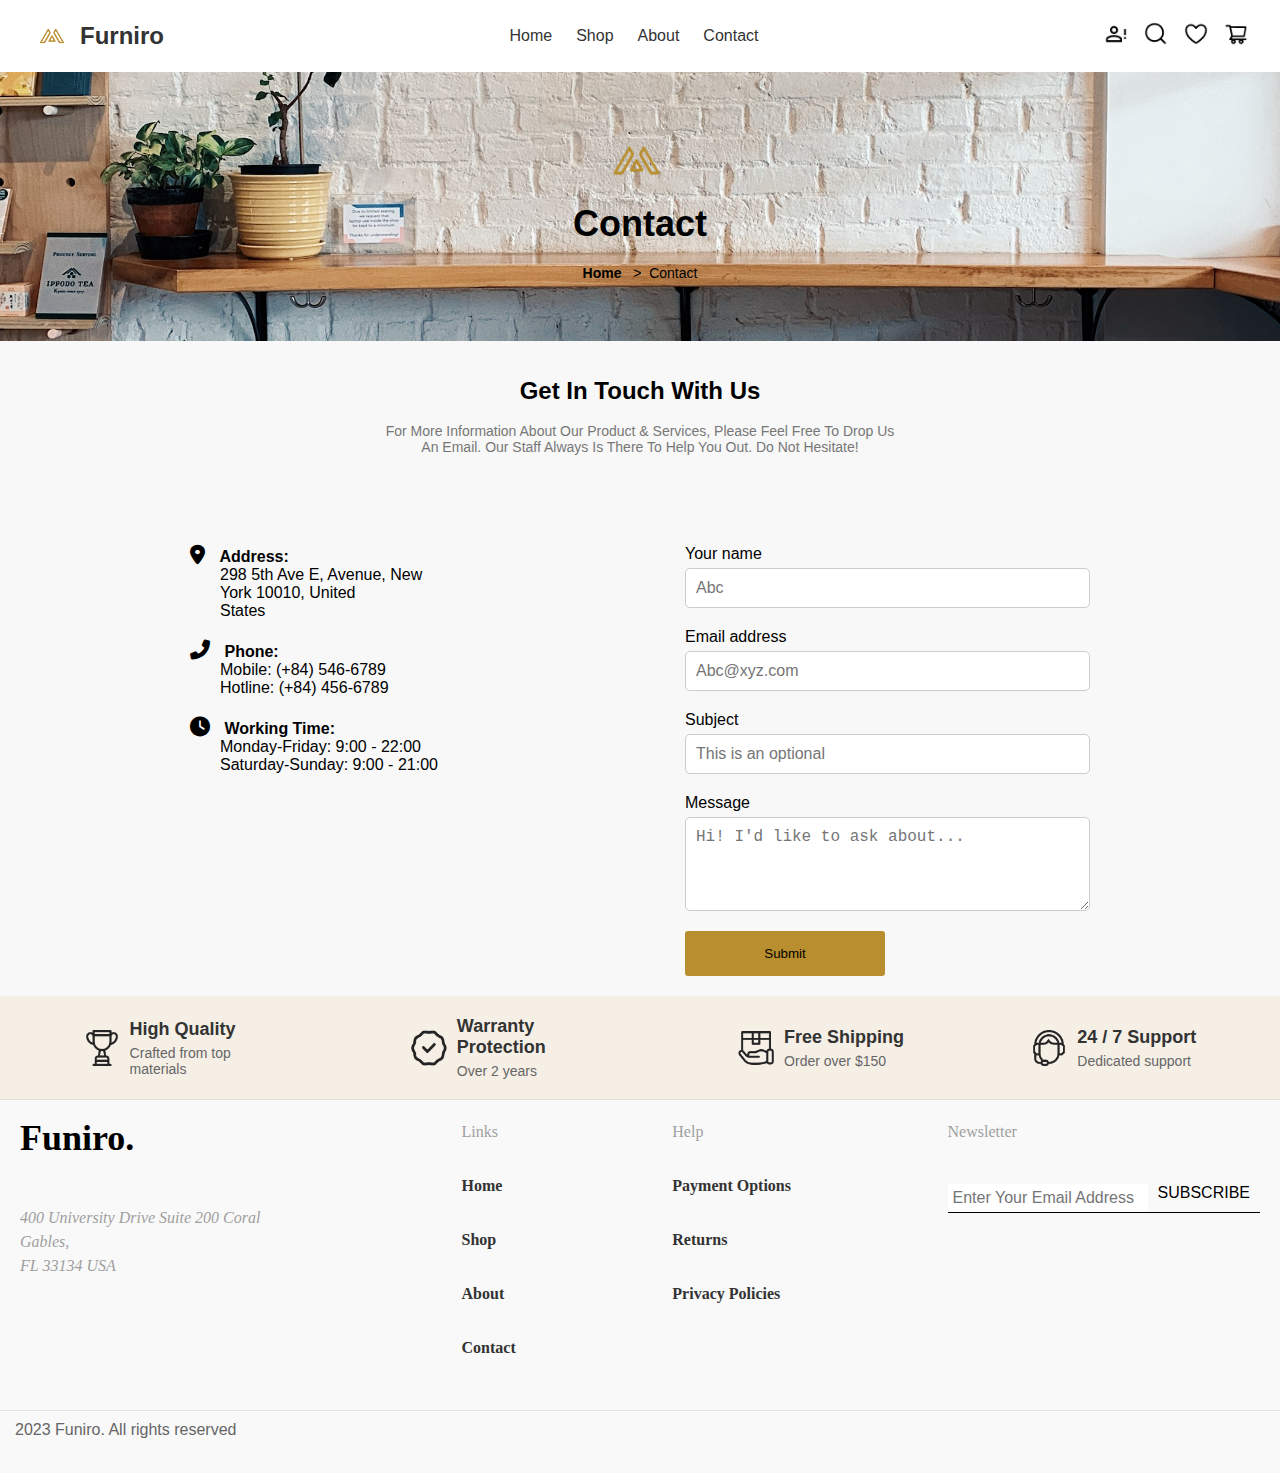
<file: contact.html>
<!DOCTYPE html>
<html lang="en">
<head>
    <meta charset="UTF-8">
    <meta name="viewport" content="width=device-width, initial-scale=1.0">
    <title>Contact</title>
    <link rel="stylesheet" href="styles.css">
    <link rel="stylesheet" href="https://cdnjs.cloudflare.com/ajax/libs/font-awesome/6.0.0-beta3/css/all.min.css">
</head>
<body>
    <header>
        <nav>
            <div class="logo">
                <img src="images/logo.png" alt="Furniro Logo">
                Furniro
            </div>
            <ul class="nav-links">
            <li><a href="index.html">Home</a></li>
                <li><a href="shop.html">Shop</a></li>
                <li><a href="#">About</a></li>
                <li><a href="#">Contact</a></li>
            </ul>
            <div class="nav-icons">
                <a href="#"><img src="images/user-icon.png" alt="User Icon"></a>
                <a href="#"><img src="images/search-icon.png" alt="Search Icon"></a>
                <a href="#"><img src="images/heart-icon.png" alt="Heart Icon"></a>
                <a href="#"><img src="images/cart-icon.png" alt="Cart Icon"></a>
            </div>
        </nav>
    </header>
    <div class="hero-section">
        <div class="logo1" >
            <img src="images/logo.png" alt="Furniro Logo" style="justify-content: center;
            align-items: center;  width: 77px;
    margin-right: 0.5rem; 
">        
        </div>
        <h1 >Contact </h1>
        <div class="breadcrumb">
            <a href="index.html" style="font-weight: 20px;">Home</a> &nbsp;  <span>>&nbsp; Contact</span>
        </div>
    </div><br><br>
    <h2 style="text-align: center;">Get In Touch With Us</h2><br>
            <div class="subtitle"><span style="justify-content: center;">For More Information About Our Product & Services, Please Feel Free To Drop Us <br> An Email. 
                Our Staff Always Is There To Help You Out. Do Not Hesitate!</span></div>
    <section class="contact">
    <div class="contact-container">
        <div class="contact-info" style="margin-top: 40px;">
            
            <p><i class="fas fa-map-marker-alt"></i> <strong>Address:</strong><br> 
               <span style="padding-left: 30px; "> 298 5th Ave E, Avenue, New <br> <span style="padding-left: 30px;">York 10010, United </span><br><span style="padding-left: 30px;">States</span></p> 
            <p><i class="fas fa-phone-alt"></i> <strong>Phone:</strong><br > 
              <span style="padding-left: 30px;"> Mobile: (+84) 546-6789</span> <br> 
              <span style="padding-left: 30px;">  Hotline: (+84) 456-6789</span></p>
            <p><i class="fas fa-clock"></i> <strong>Working Time:</strong><br> 
              <span style="padding-left: 30px;">  Monday-Friday: 9:00 - 22:00</span><br> 
              <span style="padding-left: 30px;">  Saturday-Sunday: 9:00 - 21:00</span></p>
        </div>
        <div class="contact-form" style="margin-top: 40px;">
            <form action="#" method="post">
                <label for="name">Your name</label>
                <input type="text" id="name" name="name" placeholder="Abc">
    
                <label for="email">Email address</label>
                <input type="email" id="email" name="email" placeholder="Abc@xyz.com">
    
                <label for="subject">Subject</label>
                <input type="text" id="subject" name="subject" placeholder="This is an optional">
    
                <label for="message">Message</label>
                <textarea id="message" name="message" rows="4" placeholder="Hi! I'd like to ask about..."></textarea>
    
                <button type="submit">Submit</button>
            </form>
        </div>
    </div>
</section>
<!-- Benefits -->
<div class="benefits">
    <div class="benefit">
        <img src="images/trophy 1.png" alt="High Quality">
        <div class="benefit-text">
            <h3>High Quality</h3>
            <p>Crafted from top materials</p>
        </div>
    </div>
    <div class="benefit">
        <img src="images/guarantee.png" alt="Warranty Protection">
        <div class="benefit-text">
            <h3>Warranty Protection</h3>
            <p>Over 2 years</p>
        </div>
    </div>
    <div class="benefit">
        <img src="images/shipping.png" alt="Free Shipping">
        <div class="benefit-text">
            <h3>Free Shipping</h3>
            <p>Order over $150</p>
        </div>
    </div>
    <div class="benefit">
        <img src="images/customer-support.png" alt="24/7 Support">
        <div class="benefit-text">
            <h3>24 / 7 Support</h3>
            <p>Dedicated support</p>
        </div>
    </div>
</div>

 <!-- Footer -->
 <footer class="footer">
    <div class="footer-container">
        <div class="footer-section address-section">
            <h3>Funiro.</h3>
            <address>
                400 University Drive Suite 200 Coral Gables,<br>
                FL 33134 USA
            </address>
        </div>
        <div class="footer-section">
            <h4>Links</h4>
            <ul>
                <li><a href="index.html">Home</a></li>
                <li><a href="shop.html">Shop</a></li>
                <li><a href="blog.html">About</a></li>
                <li><a href="contact.html">Contact</a></li>
            </ul>
        </div>
        <div class="footer-section">
            <h4>Help</h4>
            <ul>
                <li><a href="#">Payment Options</a></li>
                <li><a href="#">Returns</a></li>
                <li><a href="#">Privacy Policies</a></li>
            </ul>
        </div>
        <div class="footer-section newsletter-section">
            <h4>Newsletter</h4>
            <form action="#">
                <input type="email" placeholder="Enter Your Email Address">
                <button type="submit">SUBSCRIBE</button>
            </form>
        </div>
    </div>
    <div class="footer-bottom">
        <p>2023 Funiro. All rights reserved</p>
    </div>
</footer>
</body>
</html>
</file>
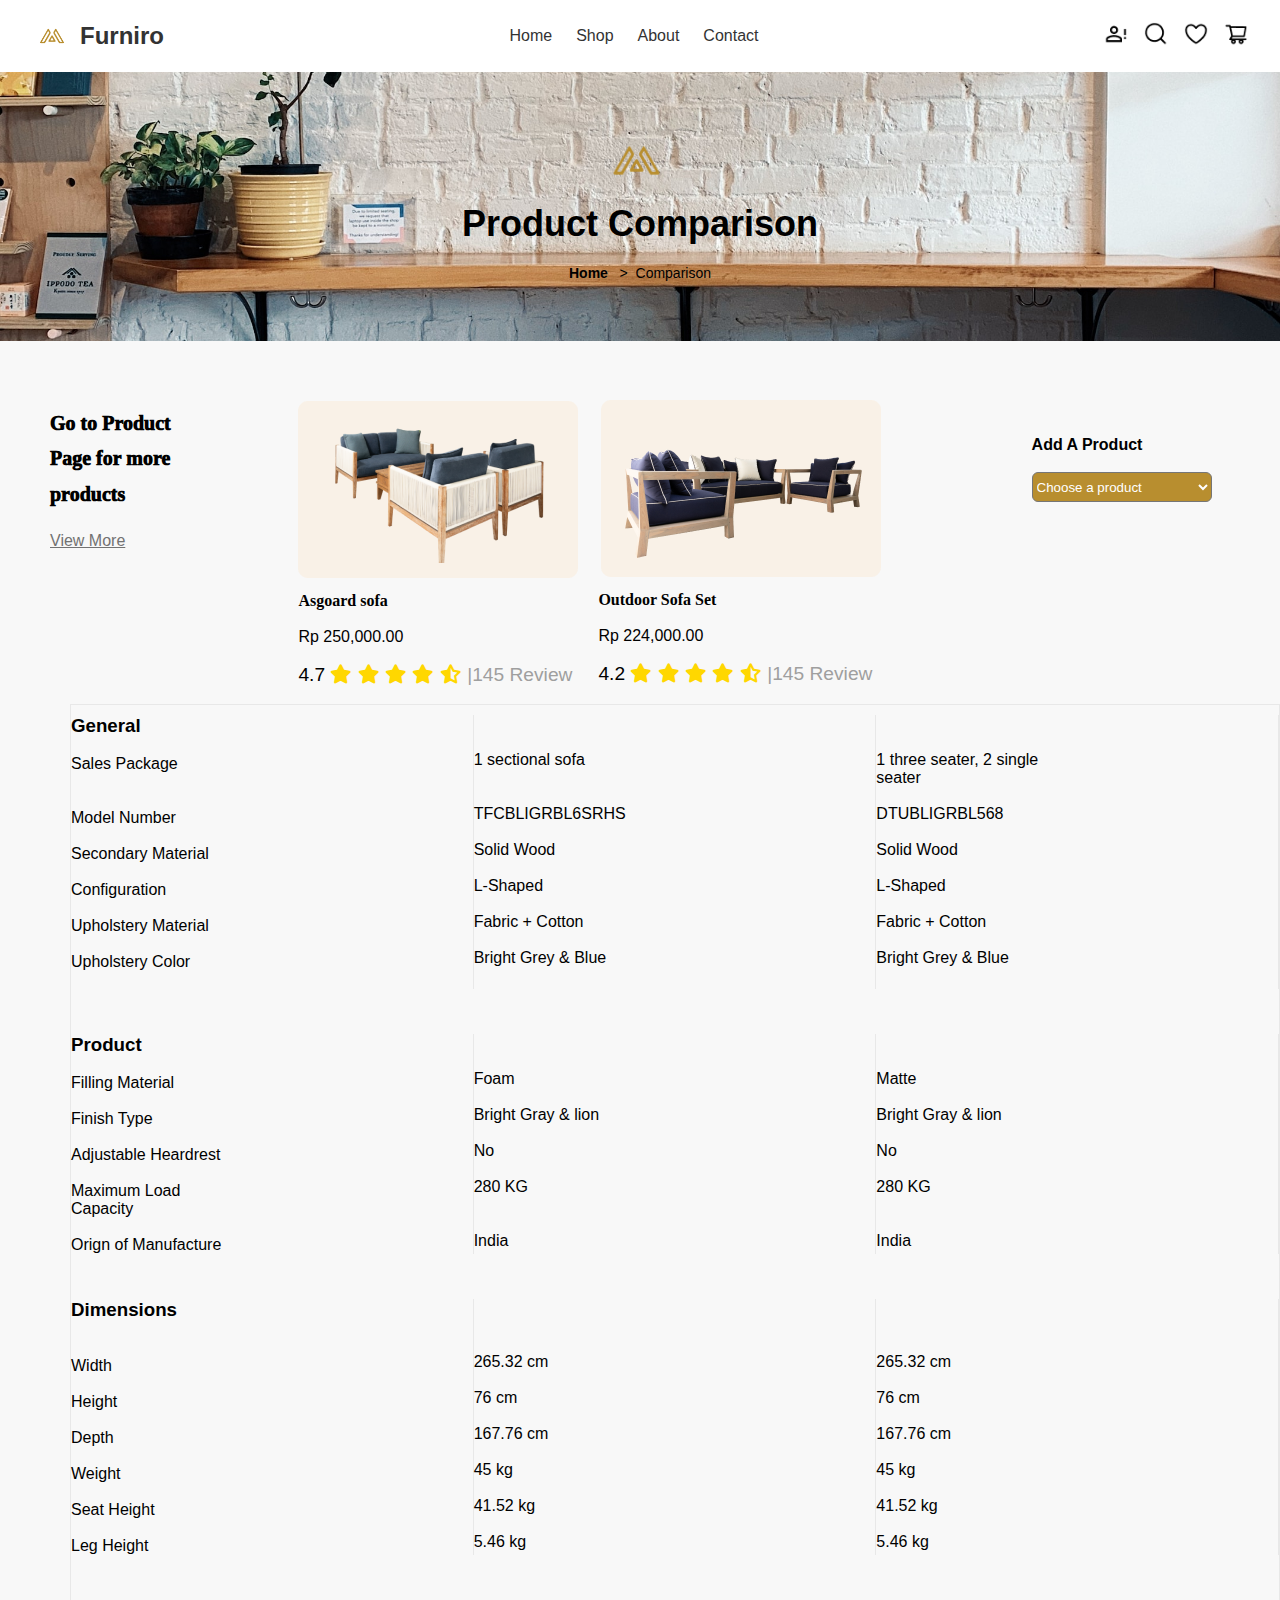
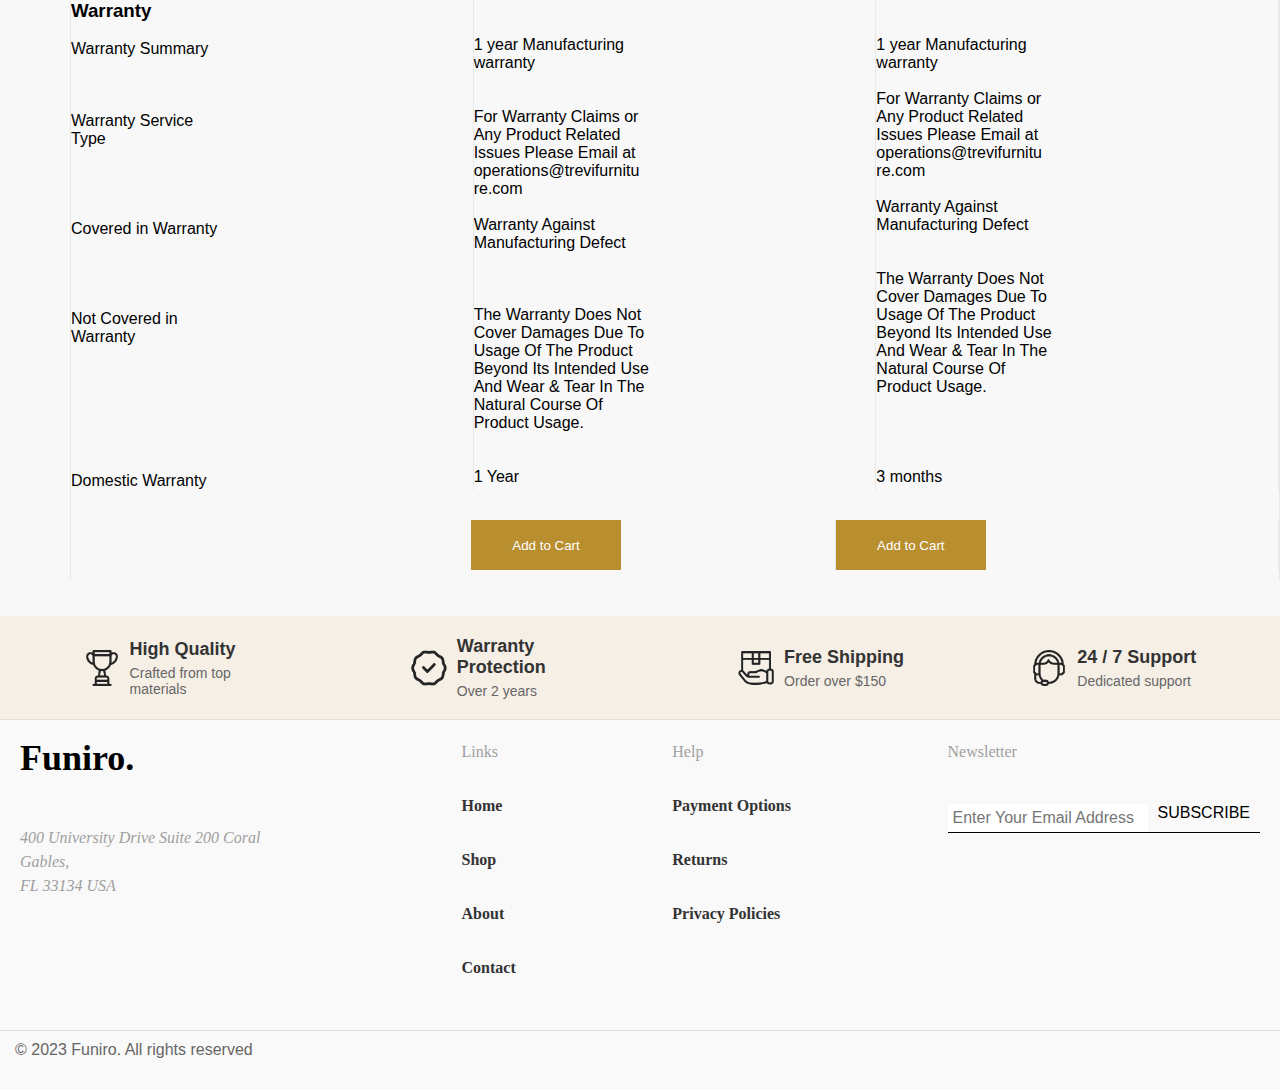
<file: product-comparison.html>
<!DOCTYPE html>
<html lang="en">
<head>
    <meta charset="UTF-8">
    <meta name="viewport" content="width=device-width, initial-scale=1.0">
    <title>Product comparison</title>
    <link rel="stylesheet" href="styles.css">
    <link rel="stylesheet" href="https://cdnjs.cloudflare.com/ajax/libs/font-awesome/6.0.0-beta3/css/all.min.css">

</head>
<body>
    <header>
        <nav>
            <div class="logo">
                <img src="images/logo.png" alt="Furniro Logo">
                Furniro
            </div>
            <ul class="nav-links">
            <li><a href="index.html">Home</a></li>
                <li><a href="shop.html">Shop</a></li>
                <li><a href="blog.html">About</a></li>
                <li><a href="contact.html">Contact</a></li>
            </ul>
            <div class="nav-icons">
                <a href="#"><img src="images/user-icon.png" alt="User Icon"></a>
                <a href="#"><img src="images/search-icon.png" alt="Search Icon"></a>
                <a href="#"><img src="images/heart-icon.png" alt="Heart Icon"></a>
                <a href="#"><img src="images/cart-icon.png" alt="Cart Icon"></a>
            </div>
        </nav>
    </header>
    <div class="hero-section">
        <div class="logo1" >
            <img src="images/logo.png" alt="Furniro Logo" style="justify-content: center;
            align-items: center;  width: 77px;
    margin-right: 0.5rem; 
">        
        </div>
        <h1 >Product Comparison </h1>
        <div class="breadcrumb">
            <a href="index.html" style="font-weight: 20px;">Home</a> &nbsp;  <span>>&nbsp; Comparison</span>
        </div>
    </div>
    <div class="opt">
        <div class="left-section1">
            <div class="content1" style=" font-family: Poppins;
font-size: 20px;
font-weight: 1000;
line-height: 35.42px;
text-align: left;
margin-top:20px;
" >Go to Product <br>Page for more <br> products</div>
            <a href="#" class="link" style="color: #727272;">View More</a>
        </div>
        
        <div class="middle-section1">
            <div class="product1">
                <img src="images/Group 160.png" alt="Sofa 1" style="padding-top: 35px;  ">
                
                <p style="font-weight:bold; font-family:Poppins; padding-top: 10px;  ">Asgoard sofa</p><br>
                <span >Rp 250,000.00</span> 
                <br><br>
                 <div class="rating1">
                    <span style="color:black;">4.7</span>
                    <i class="fas fa-star"></i>
                    <i class="fas fa-star"></i>
                    <i class="fas fa-star"></i>
                    <i class="fas fa-star"></i>
                    <i class="fas fa-star-half-alt"></i>
                    <span style="color: #9F9F9F;">|145 Review</span>
                </div> 
            </div>
            <div class="product1">
                <img src="images/Group 157.png" alt="Sofa 2" style="width: 283px;
            height: 211px; ">
            <p style="font-weight:bold; font-family:Poppins; padding-top: 10px;">Outdoor Sofa Set</p><br>
            <span class="price" >Rp 224,000.00</span> 
            <br><br>
            <div class="rating1">
                <span style="color:black;">4.2</span>
                <i class="fas fa-star"></i>
                <i class="fas fa-star"></i>
                <i class="fas fa-star"></i>
                <i class="fas fa-star"></i>
                <i class="fas fa-star-half-alt"></i>
                <span style="color: #9F9F9F;">|145 Review</span>
            </div>
            </div>
        </div>
        
        <div class="right-section1" style="margin-top: 50px;">
            <div class="content " style="font-weight: bold;" >Add A Product</div><br>
            <div class="options">
                
                <select style="width: 180px;
height: 30px;
top: 539px;
left: 1073px;
gap: 0px;
border-radius: 6px 6px 6px 6px;
opacity: 0px;
background-color:#B88E2F;
color:white;
">
<option value="option1">Choose a product</option>
                    <option value="option1">Option 1</option>
                    <option value="option2">Option 2</option>
                    <option value="option3">Option 3</option>
                </select>
            </div>
        </div>
    </div>
    <br>
    <div class="details" style="margin-left:70px; ">
        <div class="row" >
            <div class="column" >
                <h3>General</h3><br>
                <p>Sales Package</p><br><br>
                <p>Model Number</p><br>
                <p>Secondary Material</p><br>
                <p>Configuration</p><br>
                <p>Upholstery Material</p><br>
                <p>Upholstery Color</p><br>
            </div>
            <div class="column"  >
            <br><br>
                <p>1 sectional sofa</p><br><br>
                <p>TFCBLIGRBL6SRHS</p><br>
                <p>Solid Wood</p><br>
                <p>L-Shaped</p><br>
                <p>Fabric + Cotton</p><br>
                <p>Bright Grey & Blue</p>
            </div>
            <div class="column"  >
              <br><br>
                <p>1 three seater, 2 single <br>seater</p><br>
                <p>DTUBLIGRBL568</p><br>
                <p>Solid Wood</p><br>
                <p>L-Shaped</p><br>
                <p>Fabric + Cotton</p><br>
                <p>Bright Grey & Blue</p>
            </div>
        </div>
        <div class="row" style="padding-top: 35px;">
            <div class="column" >
                <h3>Product</h3><br>
                <p>Filling Material</p><br>
                <p>Finish Type</p><br>
                <p>Adjustable Heardrest</p><br>
                <p>Maximum Load <br> Capacity</p><br>
                <p>Orign of Manufacture</p>
            </div>
            <div class="column"  >
            <br><br>
                <p>Foam</p><br>
                <p>Bright Gray & lion</p><br>
                <p>No</p><br>
                <p>280 KG</p><br><br>
                <p>India</p>
            </div>
            <div class="column"  >
                <br><br>
                <p>Matte</p><br>
                <p>Bright Gray & lion</p><br>
                <p>No</p><br>
                <p>280 KG</p><br><br>
                <p>India</p>
            </div>
        </div>
        <div class="row" style="padding-top: 35px;">
            <div class="column">
                <h3>Dimensions</h3><br><br>
                <p>Width</p><br>
                <p>Height</p><br>
                <p>Depth</p><br>
                <p>Weight</p><br>
                <p>Seat Height</p><br>
                <p>Leg Height</p>
            </div>
            <div class="column">
                <br><br><br>
                <p>265.32 cm</p><br>
                <p>76 cm</p><br>
                <p>167.76 cm</p><br>
                <p>45 kg</p><br>
                <p>41.52 kg</p><br>
                <p>5.46 kg</p>
            </div>
            <div class="column">
                <br><br><br>
                <p>265.32 cm</p><br>
                <p>76 cm</p><br>
                <p>167.76 cm</p><br>
                <p>45 kg</p><br>
                <p>41.52 kg</p><br>
                <p>5.46 kg</p>
            </div>
        </div>
        <div class="row" style="padding-top: 35px;">
            <div class="column">
                <h3>Warranty</h3><br>
                <p>Warranty Summary</p><br><br><br>
                <p>Warranty Service <br>Type</p><br><br><br><br>
                <p>Covered in Warranty</p><br><br><br><br>
                <p>Not Covered in <br>Warranty</p><br><br><br><br><br><br><br>
                <p>Domestic Warranty</p>
            </div>
            <div class="column">
                <br><br>
                <p>1 year Manufacturing <br> warranty</p><br><br>
                <p>For Warranty Claims or <br>Any Product Related <br> Issues Please Email at <br>operations@trevifurnitu <br>re.com</p><br>
                <p>Warranty Against <br> Manufacturing Defect</p><br><br><br>
                <p>The Warranty Does Not <br>Cover Damages Due To <br> Usage Of The Product <br>Beyond Its Intended Use <br> And Wear & Tear In The <br>Natural Course Of <br>Product Usage.</p>
                <br><br>
                <p>1 Year</p>
                
                
            </div>
            <div class="column">
                <br>
                <br>
                <p>1 year Manufacturing <br> warranty</p><br>
                <p>For Warranty Claims or <br>Any Product Related <br> Issues Please Email at <br>operations@trevifurnitu <br>re.com</p><br>
                <p>Warranty Against <br> Manufacturing Defect</p><br><br>
                <p>The Warranty Does Not <br>Cover Damages Due To <br> Usage Of The Product <br>Beyond Its Intended Use <br> And Wear & Tear In The <br>Natural Course Of <br>Product Usage.</p>
                <br><br><br><br>
                <p>3 months</p>
                
            </div>
        </div>
        <div class="row" style="padding-top: 20px;">
            <div class="column" style="padding-left: 400px; 
 ">
                
                <button class="add-to-cart1" onclick="openPage();" >Add to Cart</button>
            </div>
            <div class="column">
                
                <button class="add-to-cart1" onclick="openPage();"  >Add to Cart</button>
            </div>
        </div>
    </div>
    <br><br>

    <div class="benefits">
        <div class="benefit">
            <img src="images/trophy 1.png" alt="High Quality">
            <div class="benefit-text">
                <h3>High Quality</h3>
                <p>Crafted from top materials</p>
            </div>
        </div>
        <div class="benefit">
            <img src="images/guarantee.png" alt="Warranty Protection">
            <div class="benefit-text">
                <h3>Warranty Protection</h3>
                <p>Over 2 years</p>
            </div>
        </div>
        <div class="benefit">
            <img src="images/shipping.png" alt="Free Shipping">
            <div class="benefit-text">
                <h3>Free Shipping</h3>
                <p>Order over $150</p>
            </div>
        </div>
        <div class="benefit">
            <img src="images/customer-support.png" alt="24/7 Support">
            <div class="benefit-text">
                <h3>24 / 7 Support</h3>
                <p>Dedicated support</p>
            </div>
        </div>
    </div>

     <!-- Footer -->
     <footer class="footer">
        <div class="footer-container">
            <div class="footer-section address-section">
                <h3>Funiro.</h3>
                <address>
                    400 University Drive Suite 200 Coral Gables,<br>
                    FL 33134 USA
                </address>
            </div>
            <div class="footer-section">
                <h4>Links</h4>
                <ul>
                    <li><a href="#">Home</a></li>
                    <li><a href="#">Shop</a></li>
                    <li><a href="#">About</a></li>
                    <li><a href="#">Contact</a></li>
                </ul>
            </div>
            <div class="footer-section">
                <h4>Help</h4>
                <ul>
                    <li><a href="#">Payment Options</a></li>
                    <li><a href="#">Returns</a></li>
                    <li><a href="#">Privacy Policies</a></li>
                </ul>
            </div>
            <div class="footer-section newsletter-section">
                <h4>Newsletter</h4>
                <form action="#">
                    <input type="email" placeholder="Enter Your Email Address">
                    <button type="submit">SUBSCRIBE</button>
                </form>
            </div>
        </div>
        <div class="footer-bottom">
            <p>© 2023 Funiro. All rights reserved</p>
        </div>
    </footer>
    </div>
    <script>
        function openPage() {
            window.location.href = 'cart.html';
        }

    </script>
</body>
</html>
</file>
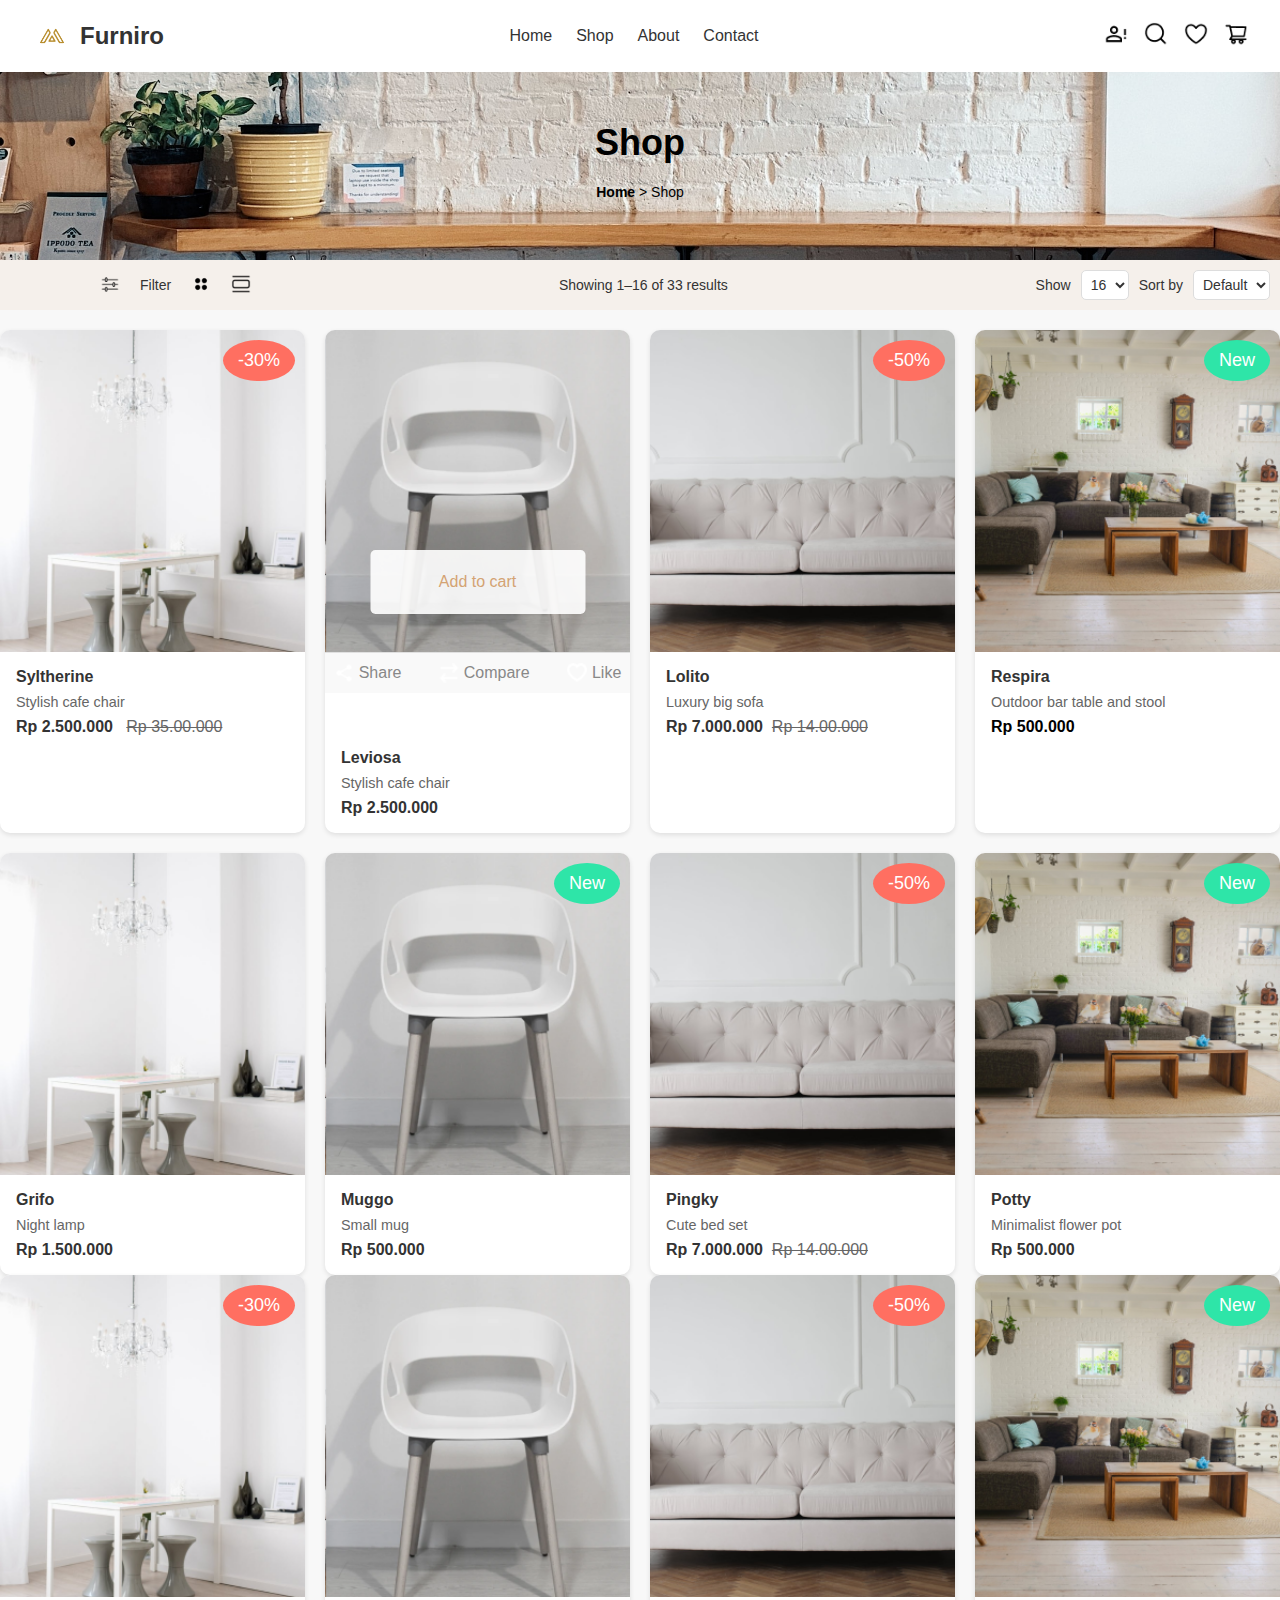
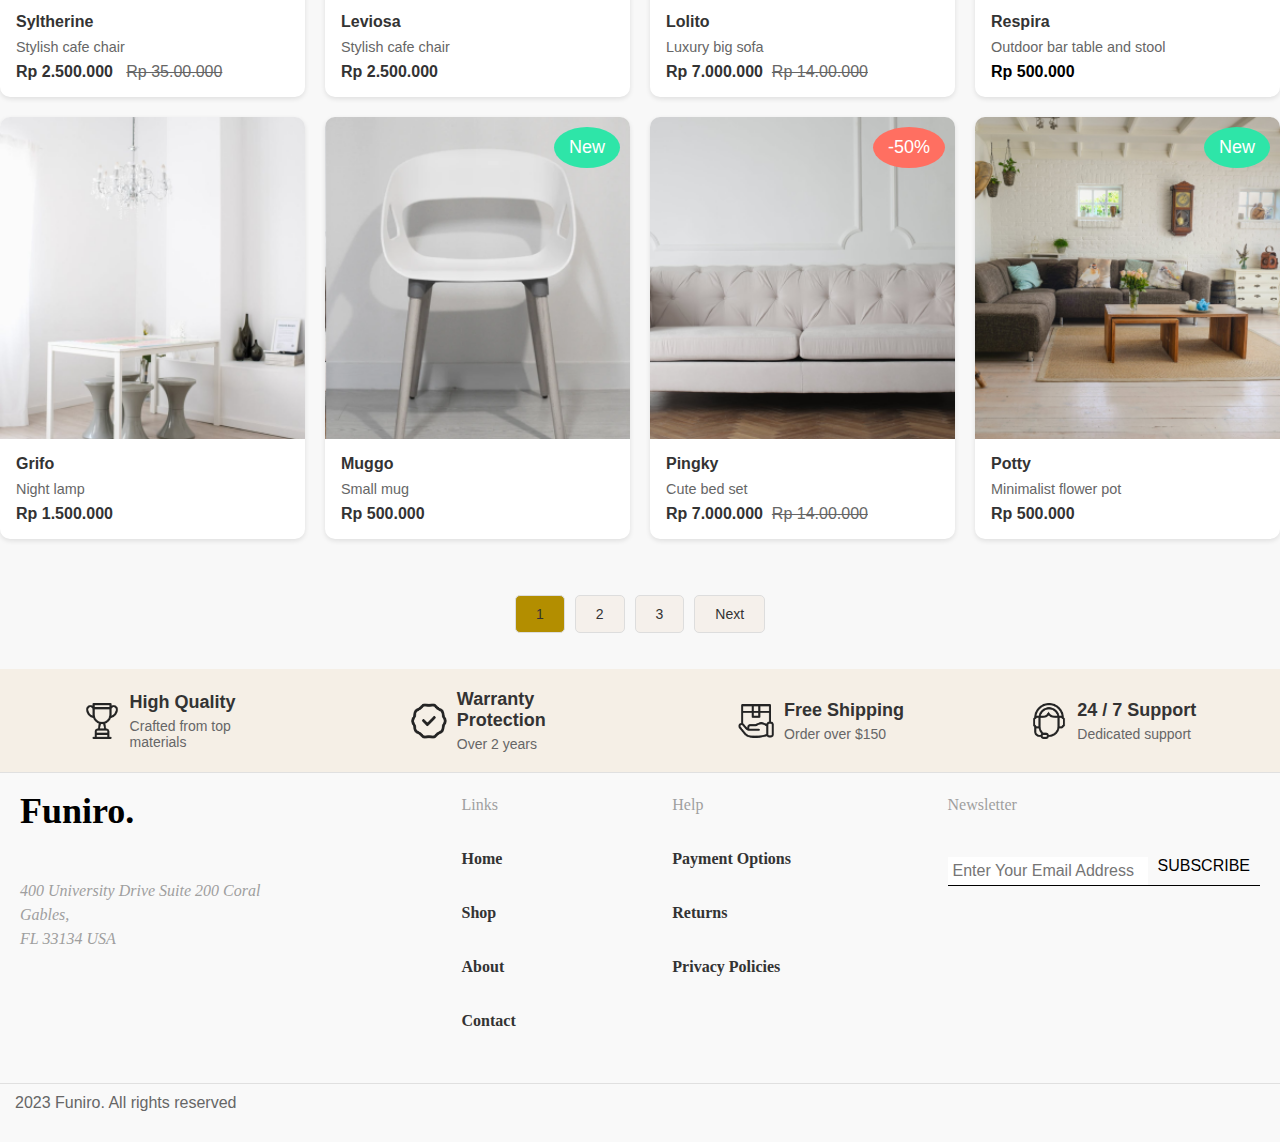
<file: shop.html>
<!DOCTYPE html>
<html lang="en">
<head>
    <meta charset="UTF-8">
    <meta name="viewport" content="width=device-width, initial-scale=1.0">
    <title>Shop</title>
      <link rel="stylesheet" href="styles.css">
      <style>
        .add-to-cart {
            position: absolute;
            top: 50%;
            left: 50%;
            bottom: 50%;
            transform: translate(-50%, -50%);
            background-color: rgba(255, 255, 255, 0.9);
            padding: 10px 20px;
            font-size: 1em;
            color: #d4a373;
            border: none;
            border-radius: 5px;
            cursor: pointer;
           
        }
        .product-actions {
            display: flex;
            justify-content: space-around;
            padding: 10px 0;
            border-top: 1px solid #e0e0e0;
            background-color: #f9f9f9;
        }
        .product-actions span {
            cursor: pointer;
            color: #888;
            display: flex;
            align-items: center;
            gap: 5px;
        }
        .product-actions img {
            width: 20px;
            height: 20px;
        }
       
      </style>
</head>
<body>
    <header>
        <nav>
            <div class="logo">
                <img src="images/logo.png" alt="Furniro Logo">
                Furniro
            </div>
            <ul class="nav-links">
            <li><a href="index.html">Home</a></li>
                <li><a href="shop.html">Shop</a></li>
                <li><a href="blog.html">About</a></li>
                <li><a href="contact.html">Contact</a></li>
            </ul>
            <div class="nav-icons">
                <a href="#"><img src="images/user-icon.png" alt="User Icon"></a>
                <a href="#"><img src="images/search-icon.png" alt="Search Icon"></a>
                <a href="#"><img src="images/heart-icon.png" alt="Heart Icon"></a>
                <a href="#"><img src="images/cart-icon.png" alt="Cart Icon"></a>
            </div>
        </nav>
    </header>
    <div class="hero-section">
        <h1>Shop</h1>
        <div class="breadcrumb">
            <a href="index.html">Home</a>  <span>> Shop</span>
        </div>
        
    </div>
    <div class="filter">
        <div class="filter-bar">
            <div class="filter-options">
                <button class="view-grid" style="margin-left: 30px;"><img src="images/system-uicons_filtering (1).png" alt="Grid View"></button>
                <button class="filter-button">Filter</button>
                <button class="view-grid"><img src="images/ci_grid-big-round (1).png" alt="Grid View"></button>
                <button class="view-list"><img src="images/bi_view-list (1).png" alt="List View"></button>
               
            </div>
      
            <div class="result-info" style="text-align: left; padding-left:100px;" >
                Showing 1–16 of 33 results
            </div>
            <div class="sort-options" style="padding-left: 100px;">
                <label for="show">Show</label>
                <select id="show">
                    <option value="16">16</option>
                    
                </select>
                <label for="sort-by">Sort by</label>
                <select id="sort-by">
                    <option value="default">Default</option>

                </select>
            </div>
        </div>
    </div>
    <div class="product-grid">
              
        <div class="product-card" style="position: relative;">
            <div class="discount" >-30%</div>
            <img src="images/product1.png" alt="Syltherine">

            <div class="product-info">
                <h3>Syltherine</h3>
                <p>Stylish cafe chair</p>
                <span class="price">Rp 2.500.000</span> &nbsp;&nbsp;<span class="strikethrough-text">Rp 35.00.000 </span>
                

            </div>
        </div>

        <div class="product-card">
        <div>    <img src="images/product2.png" alt="Leviosa">
            <button class="add-to-cart" id="add-to-cart" >Add to cart</button>
            <p class="product-actions">
                <span><img src="images/gridicons_share (2).png" alt="Share Icon"> Share</span>
                <span><img src="images/Group (1).png" alt="Compare Icon"> Compare</span>
                <span><img src="images/Vector.png" alt="Like Icon"> Like</span>
            </p>
        </div>
            
            <div class="product-info">
                <h3>Leviosa</h3>
                <p>Stylish cafe chair</p>
                <span class="price">Rp 2.500.000</span> 
                

            </div>
          
        </div>
        <div class="product-card">
            <div class="discount" >-50%</div>
            <img src="images/product3.png" alt="Lolito">
            <div class="product-info">
                <h3>Lolito</h3>
                <p>Luxury big sofa</p>
                <span class="price">Rp 7.000.000</span>&nbsp;&nbsp;<span class="strikethrough-text">Rp 14.00.000 </span>
            </div>
        </div>
        <div class="product-card">
            <div class="discount" style="background-color: rgb(46, 229, 168);">New</div>
            <img src="images/product4.png" alt="Respira">
            <div class="product-info">
                <h3>Respira</h3>
                <p>Outdoor bar table and stool</p>
                <b>Rp 500.000</b>
            </div>
        </div>
        <div class="product-card">
            <img src="images/product1.png" alt="Grifo">
            <div class="product-info">
                <h3>Grifo</h3>
                <p>Night lamp</p>
                <span class="price">Rp 1.500.000</span>
            </div>
        </div>
        <div class="product-card">
            <div class="discount" style="background-color: rgb(46, 229, 168);" >New</div>
            <img src="images/product2.png" alt="Muggo">
            <div class="product-info">
                <h3>Muggo</h3>
                <p>Small mug</p>
                <span class="price">Rp 500.000</span>
            </div>
        </div>
        <div class="product-card">
            <div class="discount" >-50%</div>
            <img src="images/product3.png" alt="Pingky">
            <div class="product-info">
                <h3>Pingky</h3>
                <p>Cute bed set</p>
                <span class="price">Rp 7.000.000</span>&nbsp;&nbsp;<span class="strikethrough-text">Rp 14.00.000 </span>
            </div>
        </div>
        <div class="product-card">
            <div class="discount" style="background-color: rgb(46, 229, 168);">New</div>
            <img src="images/product4.png" alt="Potty">
            <div class="product-info">
                <h3>Potty</h3>
                <p>Minimalist flower pot</p>
                <span class="price">Rp 500.000</span>
            </div>
        </div>
    </div>
    <div class="product-grid">
              
        <div class="product-card" style="position: relative;">
            <div class="discount" >-30%</div>
            <img src="images/product1.png" alt="Syltherine">

            <div class="product-info">
                <h3>Syltherine</h3>
                <p>Stylish cafe chair</p>
                <span class="price">Rp 2.500.000</span> &nbsp;&nbsp;<span class="strikethrough-text">Rp 35.00.000 </span>
                

            </div>
        </div>

        <div class="product-card">
        <div>    <img src="images/product2.png" alt="Leviosa">
            
        </div>
            
            <div class="product-info">
                <h3>Leviosa</h3>
                <p>Stylish cafe chair</p>
                <span class="price">Rp 2.500.000</span> 
                

            </div>
          
        </div>
        <div class="product-card">
            <div class="discount" >-50%</div>
            <img src="images/product3.png" alt="Lolito">
            <div class="product-info">
                <h3>Lolito</h3>
                <p>Luxury big sofa</p>
                <span class="price">Rp 7.000.000</span>&nbsp;&nbsp;<span class="strikethrough-text">Rp 14.00.000 </span>
            </div>
        </div>
        <div class="product-card">
            <div class="discount" style="background-color: rgb(46, 229, 168);">New</div>
            <img src="images/product4.png" alt="Respira">
            <div class="product-info">
                <h3>Respira</h3>
                <p>Outdoor bar table and stool</p>
                <b>Rp 500.000</b>
            </div>
        </div>
        <div class="product-card">
            <img src="images/product1.png" alt="Grifo">
            <div class="product-info">
                <h3>Grifo</h3>
                <p>Night lamp</p>
                <span class="price">Rp 1.500.000</span>
            </div>
        </div>
        <div class="product-card">
            <div class="discount" style="background-color: rgb(46, 229, 168);" >New</div>
            <img src="images/product2.png" alt="Muggo">
            <div class="product-info">
                <h3>Muggo</h3>
                <p>Small mug</p>
                <span class="price">Rp 500.000</span>
            </div>
        </div>
        <div class="product-card">
            <div class="discount" >-50%</div>
            <img src="images/product3.png" alt="Pingky">
            <div class="product-info">
                <h3>Pingky</h3>
                <p>Cute bed set</p>
                <span class="price">Rp 7.000.000</span>&nbsp;&nbsp;<span class="strikethrough-text">Rp 14.00.000 </span>
            </div>
        </div>
        <div class="product-card">
            <div class="discount" style="background-color: rgb(46, 229, 168);">New</div>
            <img src="images/product4.png" alt="Potty">
            <div class="product-info">
                <h3>Potty</h3>
                <p>Minimalist flower pot</p>
                <span class="price">Rp 500.000</span>
            </div>
        </div>
    </div>
    <br><br>
    <div class="pagination">
        <button class="page" style="background-color:#b38e00">1</button>
        <button class="page">2</button>
        <button class="page">3</button>
        <button class="next">Next</button>
    </div>

<br><br>

<!-- Benefits -->
<div class="benefits">
    <div class="benefit">
        <img src="images/trophy 1.png" alt="High Quality">
        <div class="benefit-text">
            <h3>High Quality</h3>
            <p>Crafted from top materials</p>
        </div>
    </div>
    <div class="benefit">
        <img src="images/guarantee.png" alt="Warranty Protection">
        <div class="benefit-text">
            <h3>Warranty Protection</h3>
            <p>Over 2 years</p>
        </div>
    </div>
    <div class="benefit">
        <img src="images/shipping.png" alt="Free Shipping">
        <div class="benefit-text">
            <h3>Free Shipping</h3>
            <p>Order over $150</p>
        </div>
    </div>
    <div class="benefit">
        <img src="images/customer-support.png" alt="24/7 Support">
        <div class="benefit-text">
            <h3>24 / 7 Support</h3>
            <p>Dedicated support</p>
        </div>
    </div>
</div>

 <!-- Footer -->
 <footer class="footer">
    <div class="footer-container">
        <div class="footer-section address-section">
            <h3>Funiro.</h3>
            <address>
                400 University Drive Suite 200 Coral Gables,<br>
                FL 33134 USA
            </address>
        </div>
        <div class="footer-section">
            <h4>Links</h4>
            <ul>
                <li><a href="#">Home</a></li>
                <li><a href="#">Shop</a></li>
                <li><a href="#">About</a></li>
                <li><a href="#">Contact</a></li>
            </ul>
        </div>
        <div class="footer-section">
            <h4>Help</h4>
            <ul>
                <li><a href="#">Payment Options</a></li>
                <li><a href="#">Returns</a></li>
                <li><a href="#">Privacy Policies</a></li>
            </ul>
        </div>
        <div class="footer-section newsletter-section">
            <h4>Newsletter</h4>
            <form action="#">
                <input type="email" placeholder="Enter Your Email Address">
                <button type="submit">SUBSCRIBE</button>
            </form>
        </div>
    </div>
    <div class="footer-bottom">
        <p>2023 Funiro. All rights reserved</p>
    </div>
</footer>
<script>
    document.getElementById('add-to-cart').addEventListener('click', function() {
        window.location.href = 'cart_sidebar.html';
    });
</script>
</body>
</html>
</file>
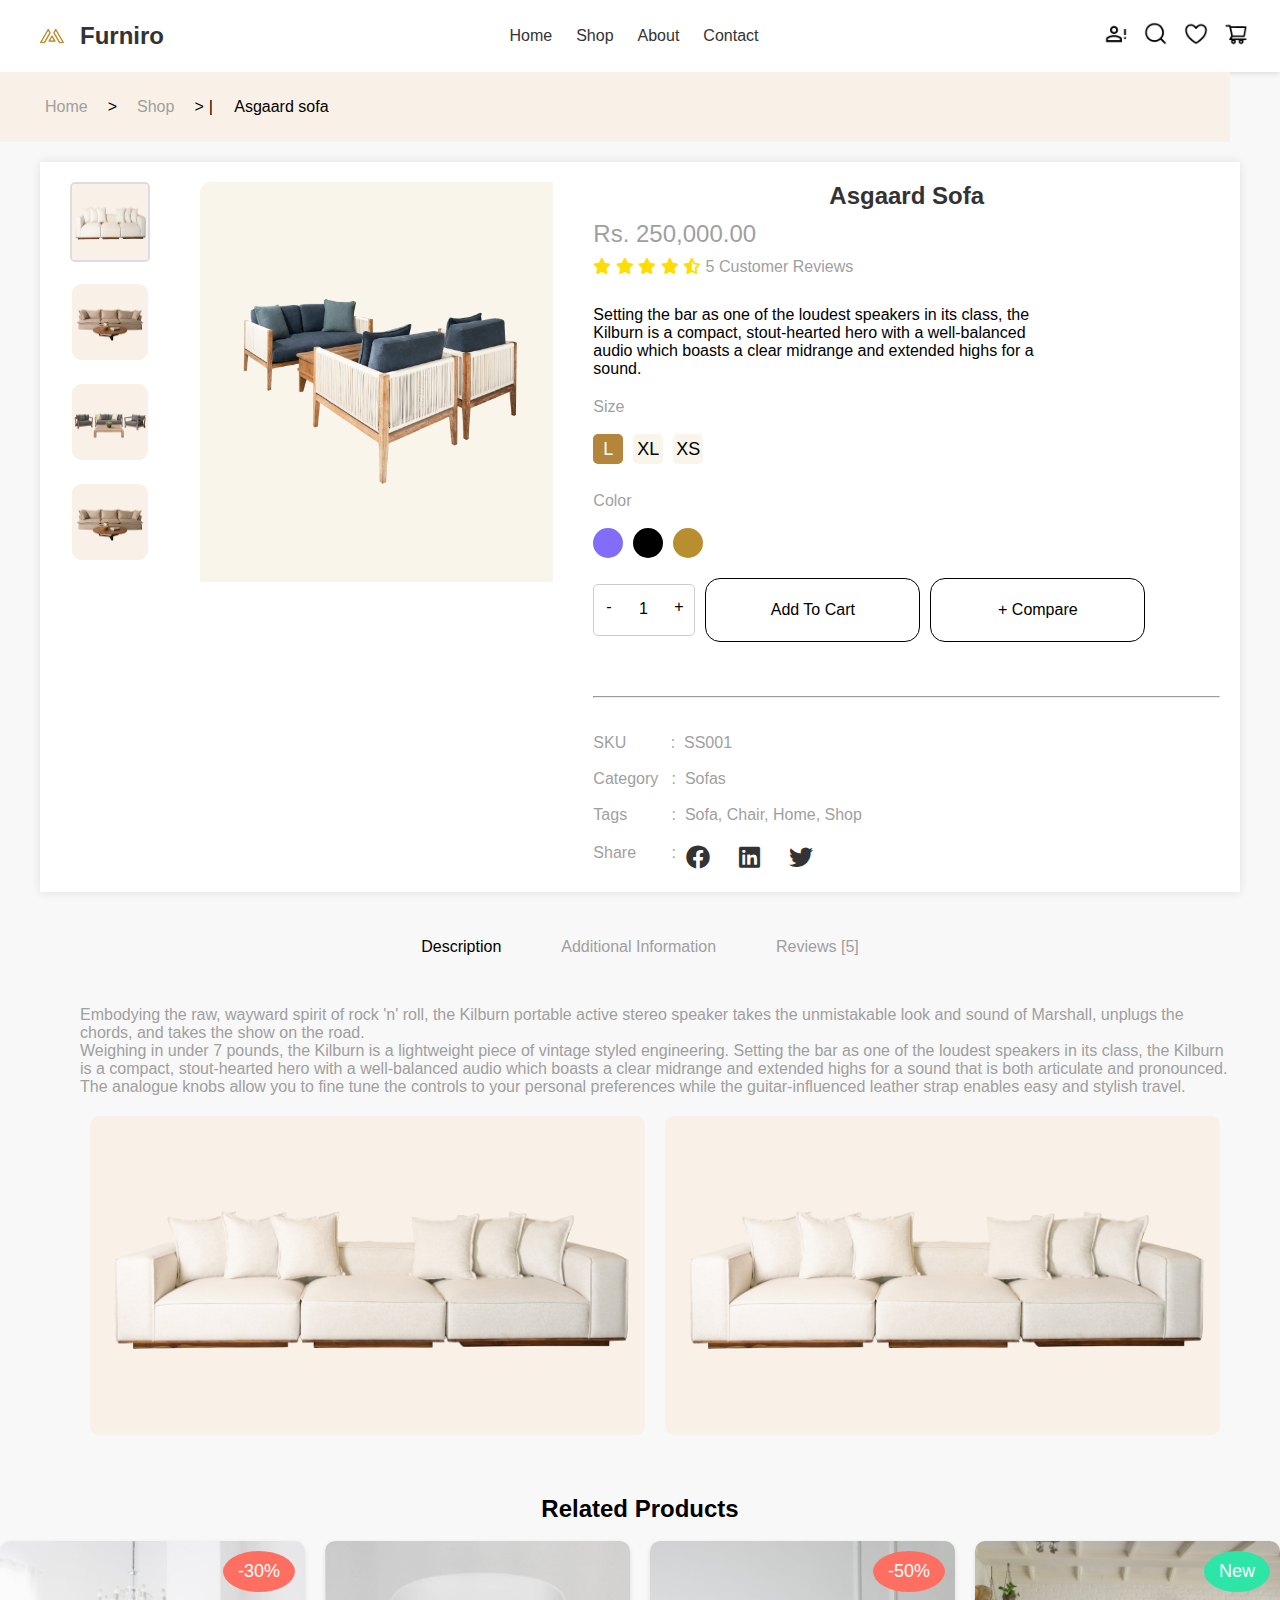
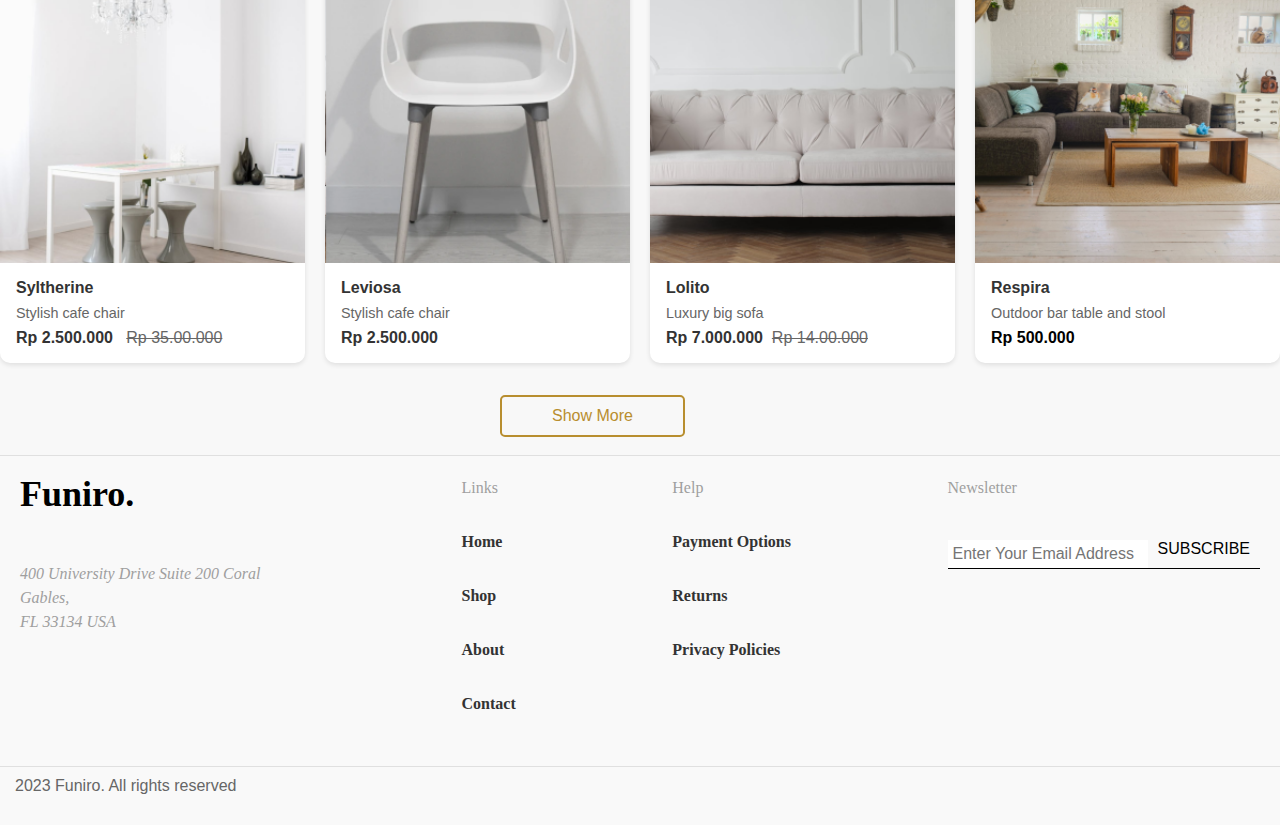
<file: single_product.html>
<!DOCTYPE html>
<html lang="en">
<head>
    <meta charset="UTF-8">
    <meta name="viewport" content="width=device-width, initial-scale=1.0">
    <title> Single Product</title>
    <link rel="stylesheet" href="styles.css">
    <link rel="stylesheet" href="https://cdnjs.cloudflare.com/ajax/libs/font-awesome/6.0.0-beta3/css/all.min.css">
    <style>
       
        
        .tabs {
            display: flex;
            justify-content: space-around;
            justify-content: center;
            
        }
        
        .tab {
            padding: 10px 20px;
            cursor: pointer;
            background-color: transparent;
            border: none;
            outline: none;
            font-size: 16px;
            color: #9F9F9F;
        }
        
       
        
        .content {
            padding: 20px 0;
            margin-left: 80px;
            margin-right: 50px;
            color: #9F9F9F;
        }
        
        .content-tab {
            display: none;
        }
        
        .content-tab.active {
            display: block;
        }
        
        .images {
            display: flex;
            justify-content: space-between;
            margin-top: 20px;
        }
        
        .image {
            flex: 1;
            margin: 0 10px;
        }
        
        .image img {
            width: 100%;
            border-radius: 8px;
        }
    </style>
</head>
<body>
    <header>
        <nav>
            <div class="logo">
                <img src="images/logo.png" alt="Furniro Logo">
                Furniro
            </div>
            <ul class="nav-links">
            <li><a href="index.html">Home</a></li>
                <li><a href="shop.html">Shop</a></li>
                <li><a href="blog.html">About</a></li>
                <li><a href="contact.html">Contact</a></li>
            </ul>
            <div class="nav-icons">
                <a href="#"><img src="images/user-icon.png" alt="User Icon"></a>
                <a href="#"><img src="images/search-icon.png" alt="Search Icon"></a>
                <a href="#"><img src="images/heart-icon.png" alt="Heart Icon"></a>
                <a href="#"><img src="images/cart-icon.png" alt="Cart Icon"></a>
            </div>
        </nav>
    </header>
    <div class="back">
        <a href="#" style="color: #9F9F9F; margin-left: 35px;">Home</a>
        <span class="separator">></span>
        <a href="#" style="color: #9F9F9F">Shop</a>
        <span class="separator">></span>
        <span>|  &nbsp;&nbsp;&nbsp; Asgaard sofa</span>
    </div>
    
    <div class="single">
        <div class="product-thumbnails">
            <img src="images/Group 107.png" alt="Thumbnail 1" class="selected" >
            <img src="images/Group 96.png" alt="Thumbnail 2" >
            <img src="images/Group 98.png" alt="Thumbnail 3">
            <img src="images/Group 96.png" alt="Thumbnail 4" >
           
        </div>
        <div class="product-main-image">
            <img id="mainImage" src="images/Asgaard sofa 3.png" alt="Main Product Image">
        </div>
        <div class="product-details">
            <h1>Asgaard Sofa</h1>
            <div class="price" style="color: #9F9F9F;">Rs. 250,000.00</div>
            <div class="rating">
                <i class="fas fa-star"></i>
                <i class="fas fa-star"></i>
                <i class="fas fa-star"></i>
                <i class="fas fa-star"></i>
                <i class="fas fa-star-half-alt"></i>
                <span style="color: #9F9F9F;">5 Customer Reviews</span>
            </div>
            <div class="description">
                Setting the bar as one of the  loudest speakers in its class, the <br>Kilburn is a compact, stout-hearted hero with a well-balanced <br>audio which boasts a clear midrange and extended highs for a <br>sound.
            </div>
            <label for="size" style="color: #9F9F9F;"> Size</label><br><br>
            <div class="options">
                <div class="size-options">
                    
                    <div class="size-option selected">L</div>
                    <div class="size-option" >XL</div>
                    <div class="size-option" >XS</div>
                </div>
                <br>
                <label for="color" style="color: #9F9F9F;">Color</label><br><br>
                <div class="color-options">
                    <div class="color-option selected"style="background-color: #816DFA;"></div>
                    <div class="color-option" style="background-color: #000000"></div>
                    <div class="color-option"  style="background-color: #B88E2F;"></div>
                </div>
            </div>
           
            <div class="quantity-selector">
                <div class="quantity">
                    <span class="number " style="width: 9px;
height: 24px;
top: 696px;
left: 750px;
gap: 0px;
opacity: 0px;
">-</span>
                    <span class="number" style="margin-top: 10px;">1</span>
                    <span class="number" style="width: 11px;
height: 24px;
top: 696px;
left: 835px;
gap: 0px;
opacity: 0px;
">+</span>
                </div>
                <button class="btn2 add-to-cart" id="add-to-cart">Add To Cart</button>
                <button class="btn2 compare" id="compare">+ Compare</button>
            </div>
            <br><br><br>
            <hr style="color: #D9D9D9;">
            <br><br>
            <p style="color: #9F9F9F;"> SKU &nbsp;&nbsp;&nbsp;&nbsp;&nbsp;&nbsp;&nbsp;&nbsp;&nbsp;:&nbsp;&nbsp;SS001</p><br>
            <p style="color: #9F9F9F;"> Category &nbsp;&nbsp;:&nbsp;&nbsp;Sofas</p><br>
            <p style="color: #9F9F9F;"> Tags &nbsp;&nbsp;&nbsp;&nbsp;&nbsp;&nbsp&nbsp;&nbsp;&nbsp;:&nbsp;&nbsp;Sofa, Chair, Home, Shop</p>
            <div class="share-icons">
             <span style="color: #9F9F9F;">Share &nbsp;&nbsp;&nbsp;&nbsp;&nbsp;&nbsp;&nbsp;:</span>   <a href="#"><i class="fab fa-facebook"></i></a>&nbsp;&nbsp;
                <a href="#"><i class="fab fa-linkedin"></i></a>&nbsp;&nbsp;
                <a href="#"><i class="fab fa-twitter"></i></a>
            </div>
        </div>
    </div>
<br><br>
    <div class="group">
        <div class="tabs">
            <button class="tab" style="color: black;" >Description</button>
            <button class="tab" >Additional Information</button>
            <button class="tab">Reviews [5]</button>
        </div>
        <div class="content">
            <div id="description" class="content-tab active">
                <p>Embodying the raw, wayward spirit of rock 'n' roll, the Kilburn portable active stereo speaker takes the unmistakable look and sound of Marshall, unplugs the chords, and takes the show on the road.</p>
                <p>Weighing in under 7 pounds, the Kilburn is a lightweight piece of vintage styled engineering. Setting the bar as one of the loudest speakers in its class, the Kilburn is a compact, stout-hearted hero with a well-balanced audio which boasts a clear midrange and extended highs for a sound that is both articulate and pronounced. The analogue knobs allow you to fine tune the controls to your personal preferences while the guitar-influenced leather strap enables easy and stylish travel.</p>
                <div class="images">
                    <div class="image">
                        <img src="images/Group 107.png" alt="Sofa 1">
                    </div>
                    <div class="image">
                        <img src="images/Group 107.png" alt="Sofa 2">
                    </div>
                </div>
            </div>
          
        </div>
    </div><br><br>
    <h2 style="text-align:center"> Related Products </h2><br>
    <div class="product-grid">
              
        <div class="product-card" style="position: relative;">
            <div class="discount" >-30%</div>
            <img src="images/product1.png" alt="Syltherine">

            <div class="product-info">
                <h3>Syltherine</h3>
                <p>Stylish cafe chair</p>
                <span class="price">Rp 2.500.000</span> &nbsp;&nbsp;<span class="strikethrough-text">Rp 35.00.000 </span>
                

            </div>
        </div>

        <div class="product-card">
        <div>    <img src="images/product2.png" alt="Leviosa">
            
        </div>
            
            <div class="product-info">
                <h3>Leviosa</h3>
                <p>Stylish cafe chair</p>
                <span class="price">Rp 2.500.000</span> 
                

            </div>
          
        </div>
        <div class="product-card">
            <div class="discount" >-50%</div>
            <img src="images/product3.png" alt="Lolito">
            <div class="product-info">
                <h3>Lolito</h3>
                <p>Luxury big sofa</p>
                <span class="price">Rp 7.000.000</span>&nbsp;&nbsp;<span class="strikethrough-text">Rp 14.00.000 </span>
            </div>
        </div>
        <div class="product-card">
            <div class="discount" style="background-color: rgb(46, 229, 168);">New</div>
            <img src="images/product4.png" alt="Respira">
            <div class="product-info">
                <h3>Respira</h3>
                <p>Outdoor bar table and stool</p>
                <b>Rp 500.000</b>
            </div>
        </div>
    </div>
    <a href="#" class="btn1" style="margin-left: 500px;">Show More</a>
<br><br>
    <!-- Footer -->
    <footer class="footer">
        <div class="footer-container">
            <div class="footer-section address-section">
                <h3>Funiro.</h3>
                <address>
                    400 University Drive Suite 200 Coral Gables,<br>
                    FL 33134 USA
                </address>
            </div>
            <div class="footer-section">
                <h4>Links</h4>
                <ul>
                    <li><a href="#">Home</a></li>
                    <li><a href="#">Shop</a></li>
                    <li><a href="#">About</a></li>
                    <li><a href="#">Contact</a></li>
                </ul>
            </div>
            <div class="footer-section">
                <h4>Help</h4>
                <ul>
                    <li><a href="#">Payment Options</a></li>
                    <li><a href="#">Returns</a></li>
                    <li><a href="#">Privacy Policies</a></li>
                </ul>
            </div>
            <div class="footer-section newsletter-section">
                <h4>Newsletter</h4>
                <form action="#">
                    <input type="email" placeholder="Enter Your Email Address">
                    <button type="submit">SUBSCRIBE</button>
                </form>
            </div>
        </div>
        <div class="footer-bottom">
            <p> 2023 Funiro. All rights reserved</p>
        </div>
    </footer>
    <script>
        document.getElementById('add-to-cart').addEventListener('click', function() {
            window.location.href = 'cart.html';
        });
        document.getElementById('compare').addEventListener('click', function() {
            window.location.href = 'product-comparison.html';
        });
    </script>
</body>
</html>
</file>
<file: styles.css>
* {
    margin: 0;
    padding: 0;
    box-sizing: border-box;
}

body {
    font-family: Arial, sans-serif;
    background-color: #f8f8f8;
}

header {
    background-color: white;
    padding: 1rem 2rem;
    box-shadow: 0 2px 5px rgba(0,0,0,0.1);
}

nav {
    display: flex;
    justify-content: space-between;
    align-items: center;
}

.logo {
    display: flex;
    align-items: center;
    font-size: 1.5rem;
    font-weight: bold;
    color: #333;
}

.logo img {
    width: 40px;
    margin-right: 0.5rem;
}

.nav-links {
    list-style: none;
    display: flex;
    gap: 1.5rem;
}

.nav-links li {
    display: inline;
}

.nav-links a {
    text-decoration: none;
    color: #333;
    /* font-weight: bold; */
}

.nav-icons {
    display: flex;
    gap: 1rem;
}

.nav-icons a img {
    width: 24px; /* Adjust the size as needed */
    height: 24px; /* Adjust the size as needed */
}

.hero {
    background: url('images/background.jpeg') no-repeat center center/cover;
    display: flex;
    align-items: center;
    justify-content: flex-end;
    height: calc(100vh - 68px); /* Adjust based on header height */
    padding: 2rem;
}

.hero-content {
    text-align: left;
    background-color: #fdefe6;
    padding: 2rem;
    border-radius: 10px;
    max-width: 600px;
}

.hero h3 {
    font-size: 1rem;
    color: #333;
    margin-bottom: 0.5rem;
}

.hero h1 {
    font-size: 2.5rem;
    color: #b38e00;
    margin-bottom: 1rem;
}

.hero p {
    font-size: 1rem;
    color: #666;
    margin-bottom: 2rem;
}

.btn {
    display: inline-block;
    background-color: #b38e00;
    color: white;
    padding: 1rem 2rem;
    text-decoration: none;
    font-size: 1rem;
    border-radius: 5px;
    text-align: center;
}

.btn:hover {
    background-color: #8c6f00;
}

/* New Styles for Browse The Range Section */
.browse-range {
    text-align: center;
    padding: 2rem;
    background-color: white;
}

.browse-range h2 {
    font-size: 2rem;
    color: #333;
    margin-bottom: 0.5rem;
}

.browse-range p {
    font-size: 1rem;
    color: #666;
    margin-bottom: 2rem;
}

.range-cards {
    display: flex;
    justify-content: center;
    gap: 1rem;
}

.card {
    background-color: white;
    padding: 1rem;
    border-radius: 10px;
    box-shadow: 0 2px 5px rgba(0,0,0,0.1);
    text-align: center;
    width: 300px; /* Adjusted to match the card width */
}

.card img {
    width: 280px;
    border-radius: 10px;
    margin-bottom: 1rem;
    height: 350px;
     top: 1008px;
    left: 532px; 
}

.card h3 {
    font-size: 1rem;
    color: #333;
}


/* New Styles for Products Section */
.products {
    text-align: center;
    padding: 2rem 0;
}

.products h2 {
    font-size: 2rem;
    color: #333;
    margin-bottom: 1rem;
}

.product-grid {
    display: grid;
    grid-template-columns: repeat(4, 1fr);
    gap: 1rem;
    justify-content: center;
}

.product-card {
    background-color: white;
    border-radius: 10px;
    box-shadow: 0 2px 5px rgba(0,0,0,0.1);
    text-align: left;
    position: relative;
    overflow: hidden;
}
.discount{
    background-color: #ff6f61;
    color: #fff;
    padding: 10px 15px;
    border-radius: 50%;
    position: absolute;
    top: 10px;
    right: 10px;
    font-size: 18px;
    
}

.product-card img {
    width: 100%;
    height: auto;
    display: block;
}

.product-info {
    padding: 1rem;
}

.product-info h3 {
    font-size: 1rem;
    color: #333;
    margin-bottom: 0.5rem;
}


.product-info p {
    font-size: 0.9rem;
    color: #666;
    margin-bottom: 0.5rem;
}

.product-info .price {
    font-weight: bold;
    color: #333;
}


.btn1 {
     
  padding: 10px 50px;
  font-size: 16px;
  background-color: transparent; 
  border: 2px solid #B88E2F; 
  border-radius: 5px; 
  color: #B88E2F; 
  cursor: pointer; 
display: inline-block;
text-decoration: none;
    margin-top: 2rem;
}


.strikethrough-text {
    text-decoration: line-through;
    color: #666;
  }
  
  

.container {
    display: flex;
    flex-direction: row;
    padding: 20px;
    background-color: #f9f6f1;
}

.text-section {
    flex: 1;
    padding: 30px;
    margin-top: 90px;
}

.text-section h1 {
    font-size: 2em;
    color: #333;
}

.text-section p {
   
    color: #616161;
    margin-bottom: 20px;
    font-family: Poppins;
font-size: 16px;
font-weight: 500;
line-height: 24px;
text-align: left;

}

.explore-button {
    background-color: #b38e00;
    color: white;
    border: none;
    padding: 10px 20px;
    cursor: pointer;
    font-size: 1em;
}

.image-slider {
    flex: 2;
    display: flex;
    flex-direction: row;
    overflow: hidden;
}

.slide {
    position: relative;
    min-width: 50%;
    box-sizing: border-box;
}

.slide img {
    width: 100%;
    height: auto;
}

.slide-text {
    position: absolute;
    bottom: 30px;
    left: 10px;
    background-color: rgba(255, 255, 255, 0.7);
    padding: 10px;
    
}

.slide-text h2 {
    margin: 0;
    font-size: 1em;
    color: #616161;
    margin-left: 10px;
    font-family: Poppins;
font-size: 16px;
font-weight: 500;
line-height: 24px;
text-align: left;

}

.slide-text h3 {
    margin-top: 10px;
    font-size: 1.5em;
    color: #3A3A3A;
    margin-left: 10px;
}
.card-arrow {
    font-size: 24px;
    color: #e67e22;
}
/* New styles for the product section */
.section {
    font-family: Arial, sans-serif;
    margin: 0;
    padding: 0;
    display: flex;
    justify-content: center;
    align-items: center;
    height: 100vh;
    background-color: #f7f7f7;
  }
  .gallery {
    width: 100%;
    /* background: #000; */
    height: 90vh;
    text-align: center;
  }
  h1 {
    margin-bottom: 20px;
    font-size: 24px;
    color: #333;
  }
  .main {
    display: flex;
  }
  .left_imgs {
    width: 35%;
    height: 80%;
    /* background-color: aqua; */
  }

  .center_imgs {
    width: 30%;
    height: 80%;
    /* background-color: gray; */
  }

  .right_imgs {
    width: 35%;
    height: 80%;
    /* background-color: green; */
  }
 
 
  .item1 {
    grid-column: 1 / 3;
    background-color: #fff;
    width: 37vw;
    padding: 20px;
    box-shadow: 0 4px 6px rgba(0, 0, 0, 0.1);
  }
  .item2,
  .item3 {
    background-color: #fff;
    padding: 20px;
    box-shadow: 0 4px 6px rgba(0, 0, 0, 0.1);
  }
  .image {
    max-width: 100%;
    height: auto;
    display: block;
    margin: 0 auto;
  }
  .item1 img {
    width: 100%;
    height: auto;
  }
  .item2 img,
  .item3 img {
    width: 60%;
height: 100%;
  }



/* Footer styles */
.footer {
    background-color: #f9f9f9;
    padding: 20px 0;
    border-top: 1px solid #e0e0e0;
}

.footer-container {
    display: flex;
    justify-content: space-between;
    flex-wrap: wrap;
    gap: 20px;
    padding: 0 20px;
}

.footer-section {
    font-family: Poppins;
    font-size: 24px;
    font-weight: 700;
    line-height: 36px;
    text-align: left;
    
}    

.footer-section h3 {
    font-size: 1.5em;
    margin-bottom: 10px;
}

.footer-section h4 {
    font-size: 1.2em;
    margin-bottom: 30px;
    font-family: Poppins;
font-size: 16px;
font-weight: 500;
line-height: 24px;
text-align: left;
color: #9F9F9F;
}

.footer-section address
{
    width: 285px;
height: 72px;
top: 134px;
left: 102.01px;
gap: 0px;
opacity: 0px;
font-family: Poppins;
font-size: 16px;
font-weight: 400;
line-height: 24px;
text-align: left;
color: #9F9F9F;
margin-top: 50px;
}
.footer-section ul
{
    font-family: Poppins;
font-size: 16px;
font-weight: 550;
line-height: 24px;
text-align: left;
list-style: none;
color: #333;

}
.footer-section form {
    margin: 0;
    padding: 0;
    list-style: none;
}

.footer-section ul li {
    margin-bottom: 30px;
}

.footer-section ul li a {
    text-decoration: none;
    color: #333;
}

.newsletter-section form {
    display: flex;
    align-items: center;
}

.newsletter-section form input[type="email"] {
    border: none;
            border-bottom: 1px solid black;
            width: 200px; /* Adjust width as needed */
            padding: 5px;
            font-size: 16px;
            margin-bottom: 10px;
            outline: none;
color: #000000;


}

.newsletter-section form button {
    border: none;
    border-bottom: 1px solid black;
    background-color: transparent;
    padding: 10px;
    font-size: 16px;
    cursor: pointer;
    outline: none;
    transition: all 0.3s ease;
    display: inline-block;
    text-decoration: none;
    color: black;
    margin-bottom: 20px;
}

.footer-bottom {
    text-align: left;
    padding: 10px 0;
    border-top: 1px solid #e0e0e0;
    margin-top: 20px;
}

.footer-bottom p {
    margin: 0;
    color: #666;
    padding-left: 15px;
}


/* Shop styling */

.hero-section {
    background-image: url('images/background2.jpeg'); /* Replace with your image path */
    background-size: cover;
    background-position: center;
    padding: 50px 0;
    text-align: center;
    color: #fff;
   
}

.hero-section .breadcrumb {
    font-size: 14px;
    color: #ddd;
    margin-bottom: 10px;
}

.hero-section .breadcrumb a {
    color: black;
    text-decoration: none;
    font-weight: bold;
}

.hero-section .breadcrumb span {
    color: black;
}

.hero-section h1 {
    font-size: 36px;
    margin-bottom: 20px;
    color: black;
}

.filter {
    width: 100%;
    padding-top: 0px;
    padding-bottom: 20px;
}

.filter-bar {
    display: flex;
    justify-content: space-between;
    align-items: center;
    background-color: #f5f0eb;
    padding: 10px;
   padding-left: 70px;
}

.filter-options {
    display: flex;
    align-items: center;
}

.filter-button {
    background: none;
    border: none;
    margin: 0 10px;
    cursor: pointer;
    font-size: 14px;
    color: #333;
}

.filter-button::before {
  
    margin-right: 5px;
}

.view-grid, .view-list {
    background: none;
    border: none;
    margin: 0 10px;
    cursor: pointer;
    padding: 0;
}

.view-grid img, .view-list img {
    width: 20px;
    height: 20px;
}

.result-info {
    font-size: 14px;
    color: #333;
    
}

.sort-options {
    display: flex;
    align-items: center;
}

.sort-options label {
    margin: 0 10px;
    font-size: 14px;
    color: #333;
}

.sort-options select {
    padding: 5px;
    border: 1px solid #ddd;
    border-radius: 5px;
    background-color: #fff;
    color: #333;
    font-size: 14px;
}
.product-grid {
    display: grid;
    grid-template-columns: repeat(4, 1fr);
    gap: 20px;
}

.product-item {
    background-color: #fff;
    padding: 20px;
    border: 1px solid #ddd;
    border-radius: 5px;
    text-align: center;
}

.product-item img {
    width: 100%;
    height: auto;
    margin-bottom: 10px;
}

.product-item h3 {
    font-size: 18px;
    margin: 10px 0;
}

.product-item p {
    font-size: 14px;
    color: #888;
    margin: 10px 0;
}

.product-item .price {
    font-size: 16px;
    color: #333;
    font-weight: bold;
}

.pagination {
    display: flex;
    justify-content: center;
    margin-top: 20px;
}

.pagination .page,
.pagination .next {
    background-color: #f5f0eb;
    border: 1px solid #ddd;
    padding: 10px 20px;
    margin: 0 5px;
    cursor: pointer;
    border-radius: 5px;
    font-size: 14px;
    color: #333;
}

.pagination .page:hover,
.pagination .next:hover {
    background-color: #ddd;
}

.benefits {
    display: flex;
    justify-content: space-around;
    padding: 20px;
    background-color: #f5efe6;
}

.benefit {
    display: flex;
    align-items: center;
    text-align: left;
    max-width: 200px;
}

.benefit img {
    width: 36px;
    height: 36px;
    margin-right: 10px;
}

.benefit-text h3 {
    margin: 0;
    font-size: 18px;
    color: #333;
}

.benefit-text p {
    margin: 5px 0 0;
    font-size: 14px;
    color: #666;
}

/* Single Product Style  */
.breadcrumbs {
    margin: 20px 0;
    font-size: 14px;
    color: #555;
}
.breadcrumbs a {
    color: #555;
    text-decoration: none;
}
.breadcrumbs a:hover {
    text-decoration: underline;
}
.product-title {
    font-size: 32px;
    margin-bottom: 10px;
}
.product-price {
    font-size: 24px;
    color: #333;
    margin-bottom: 10px;
}
.product-rating {
    display: flex;
    align-items: center;
    margin-bottom: 20px;
}
.product-rating span {
    color: #FFA500;
    margin-right: 5px;
}
.product-review-count {
    margin-left: 10px;
    color: #777;
}
.product-image {
    width: 50%;
    float: left;
    margin-right: 20px;
}
.product-image img {
    width: 100%;
}
.product-details {
    width: 45%;
    float: left;
}
.product-colors,
.product-sizes,
.product-quantity {
    margin-bottom: 20px;
}
.product-colors span,
.product-sizes span,
.product-quantity span {
    display: block;
    margin-bottom: 5px;
    font-weight: bold;
}
.color-options label {
    margin-right: 10px;
}
.size-options label {
    margin-right: 10px;
}
.product-actions {
    display: flex;
    gap: 20px;
    margin-bottom: 40px;
}
.product-actions button {
    padding: 10px 20px;
    font-size: 16px;
    cursor: pointer;
    border: none;
    color: white;
}
.add-to-cart {
    background-color: #28a745;
}
.compare {
    background-color: #007bff;
}
.description, .additional-info, .reviews {
    clear: both;
    padding-top: 20px;
}
.tabs {
    display: flex;
    gap: 20px;
    margin-bottom: 20px;
}
.tab {
    cursor: pointer;
    padding: 10px;
    border-bottom: 2px solid transparent;
}
.tab.active {
    border-bottom: 2px solid #000;
}
.tab-content {
    display: none;
}
.tab-content.active {
    display: block;
}
.related-products {
    margin-top: 40px;
}
.related-products h2 {
    font-size: 24px;
    margin-bottom: 20px;
}
.related-products .product {
    display: inline-block;
    width: 23%;
    margin-right: 2%;
    margin-bottom: 20px;
    text-align: center;
}
.related-products .product img {
    width: 100%;
}
.related-products .product h3 {
    font-size: 18px;
    margin: 10px 0;
}
.related-products .product p {
    font-size: 16px;
    color: #555;
}

/* Single page styling */
.back {
    display: flex;
    align-items: center;
    font-size: 16px;
    margin-bottom: 20px;
background-color:#F9F1E7 ;

width: 1230px;
height: 70px;
top: 114px;


}
.back a {
    text-decoration: none;
    color: black;
    margin: 0 5px;
    padding-left: 10px;
}
.back a:hover {
    text-decoration: underline;
}
.back .separator {
    margin: 0 5px;
    padding-left: 10px;
}

.container1 {
    display: flex;
    padding: 20px;
}
.product {
    display: flex;
    margin-right: 20px;
}
.product-thumbnails {
    flex: 0 0 100px;
    display: flex;
    flex-direction: column;
    align-items: center;
    margin-right: 20px;
}
.product-thumbnails img {
    width: 80px;
    height: auto;
    margin-bottom: 10px;
    cursor: pointer;
    border: 2px solid transparent;
}
.product-thumbnails img:hover {
    border-color: #ddd;
}
.product-main-image {
    flex: 1;
    display: flex;
    justify-content: center;
    align-items: center;
    background-color:#F9F1E7;
    width: 423px;
height: 425px;
top: 246px;
left: 206px;
gap: 0px;
border-radius: 10px 0px 0px 0px;
opacity: 0px;

}
.product-main-image img {
    max-width: 100%;
    height: auto;
}
.additional-content {
    flex: 1;
    background-color: #fff;
    padding: 20px;
   
}

.single {
    display: flex;
    max-width: 1200px;
    margin: auto;
    background-color: #fff;
    padding: 20px;
    box-shadow: 0 0 10px rgba(0,0,0,0.1);
}
.product-thumbnails {
    display: flex;
    flex-direction: column;
    gap: 10px;
}
.product-thumbnails img {
    width: 80px;
    height: 80px;
    cursor: pointer;
    border-radius: 5px;
    border: 2px solid transparent;
}
.product-thumbnails img:hover,
.product-thumbnails img.selected {
    border-color: #ddd;
}
.product-main-image {
    flex: 1;
    display: flex;
    justify-content: center;
    align-items: center;
    background-color: #f9f5eb;
    margin-left: 20px;
    padding: 20px;
    height: 400px;
}
.product-main-image img {
    max-width: 100%;
    border-radius: 5px;
    
}
.product-details {
    flex: 2;
    padding-left: 40px;
}
.product-details h1 {
    margin-top: 0;
    font-size: 24px;
}
.product-details .price {
    font-size: 24px;
    color: #b3863b;
    margin: 10px 0;
}
.product-details .rating {
    color: #ffdd00;
    margin-bottom: 10px;
}
.product-details .description {
    margin-bottom: 20px;
}
.product-details .options {
    margin-bottom: 20px;
}
.size-options {
    display: flex;
    gap: 10px;
    margin-bottom: 10px;
}
.color-options{
    display: flex;
    gap: 10px;
    margin-bottom: 10px;
    
}
.size-option{
    display: flex;
    justify-content: center;
    align-items: center;
    width: 30px;
    height: 30px;
    border-radius: 5px;
    background-color: #f9f5eb;
    font-size: 18px;
    color: #000;
    cursor: pointer;
    transition: background-color 0.3s;
}
.size-option.selected {
    background-color: #b3863b;
    color: #fff;
}
.color-option {
    width: 30px;
    
height: 30px;
top: 614px;
left: 735px;
gap: 0px;
border-radius: 50px 50px 50px 50px;
opacity: 0px;

}
.quantity-selector {
    display: flex;
    align-items: center;
    gap: 10px;
}

.quantity {
    display: flex;
    align-items: center;
    border: 1px solid #ccc;
    border-radius: 5px;
    padding: 5px 10px;
} 



.quantity .number { 
       width: 60px;
height: 30px;
top: 676px;
left: 735px;
gap: 0px;
border-radius: 10px 0px 0px 0px;
border: 1px 0px 0px 0px solid #9F9F9F;
opacity: 0px;
text-align: center;     
}

.btn2 {
    padding: 10px 20px;
    border: 1px solid #000;
    border-radius: 5px;
    background-color: transparent;
    cursor: pointer;
    font-size: 16px;
}

.add-to-cart {
    width: 215px;
    height: 64px;
    top: 676px;
    left: 876px;
    gap: 0px;
    border-radius: 15px 15px 15px 15px;
    border: 1px 0px 0px 0px;
    opacity: 0px;
    border: 1px solid #000000            
}

.compare {
    width: 215px;
    height: 64px;
    top: 676px;
    left: 1101px;
    gap: 0px;
    border-radius: 15px 15px 15px 15px;
    border: 1px 0px 0px 0px;
    opacity: 0px;
    
}

.share-icons {
    display: flex;
    gap: 10px;
    margin-top: 20px;
}
.share-icons a {
    font-size: 24px;
    color: #333;
    transition: color 0.3s;
}
.share-icons a:hover {
    color: #000;
}

.opt {
    display: flex;
    justify-content: space-between;
    padding-top: 25px;
}
.left-section1, .right-section1 {
    width: 20%;
    margin-left: 50px;
    padding-top: 20px;
}
.middle-section1 {
    width: 55%;
    display: flex;
    flex-wrap: wrap;
}
.product1 {
    margin-right: 20px;
    text-align: left;
    
}

.content1, .link {
    margin-bottom: 20px;
    display: block;
}

.rating1 {
    color: gold;
    font-size: 1.2em;
}

.details {
    border: 1px solid #E8E8E8;
    border-bottom: 0px;
}

.row {
    display: flex;
    justify-content: space-between;
    padding: 10px 0;
    
    
}

.column {
    width: 2259px;
    
    border-right: 1px solid #E8E8E8;
}

.column h3 {
    margin-top: 0;
}

.add-to-cart1{
    width:150px;
     height:50px;
      color:white;
      background-color:#B88E2F;
      border:none;
}

/* CheckOut Page Form */
.userdata {
    display: flex;
    justify-content: space-between;
    width: 100%;
    max-width: 1200px;
    background-color: white;
    padding: 20px;
    box-shadow: 0 0 10px rgba(0, 0, 0, 0.1);
}
.billing-details, .order-summary {
    width: 48%;
}
.billing-details h2, .order-summary h2 {
    margin-bottom: 20px;
    font-size: 24px;
}
.form-group {
    margin-bottom: 15px;
    width: 453px;
}
.form-group label {
    display: block;
    margin-bottom: 10px;
    font-weight: bold;
}
.form-group input, .form-group select {
    width: 100%;
    padding: 10px;
    border: 1px solid #ccc;
    border-radius: 5px;
}
.order-summary table {
    width: 100%;
    border-collapse: collapse;
}
.order-summary table, .order-summary th, .order-summary td {
    border: none;
}
.order-summary th, .order-summary td {
    padding: 10px;
    text-align: left;
    
}
.order-summary th {
    background-color: #f7f7f7;
    
}
.order-summary .total {
    font-size: 18px;
    font-weight: bold;
    color: #B88E2F;
}
.order-summary .payment-methods {
    margin-top: 20px;
}
.order-summary .payment-methods p {
    margin-bottom: 10px;
}
.order-summary .payment-methods label {
    display: block;
    margin-bottom: 5px;
}
.order-summary .payment-methods input[type="radio"] {
    margin-right: 10px;
}
.order-summary button {
    margin-top: 20px;
    padding: 10px 20px;
    border: 1px solid black;
   width:200px;
    color: black;
    font-size: 16px;
    cursor: pointer;
    border-radius: 8px;
    margin-left: 150px;
}


/* Contact styling */
.contact {
    font-family: Arial, sans-serif;
    padding: 20px;
    display: flex;
    justify-content: center;
}
.contact-container {
    max-width: 900px;
    width: 100%;
    display: flex;
    justify-content: space-between;
}
.contact-info, .contact-form {
    width: 45%;
}

.contact-info p {
    margin-bottom: 20px;
    
}
.contact-info p i {
    margin-right: 10px;
}
.contact-info address, .contact-info .phone, .contact-info .working-time {
    margin-bottom: 15px;
}
.contact-form form {
    display: flex;
    flex-direction: column;
}
.contact-form label {
    margin-bottom: 5px;
}
.contact-form input, .contact-form textarea {
    padding: 10px;
    margin-bottom: 20px;
    border: 1px solid #ccc;
    border-radius: 5px;
    font-size: 16px;
}
.contact-form button {
    width: 200px;
    height: 45px;
    top: 1442px;
    left: 673px;
    gap: 0px;
    border-radius: 3px 3px 3px 3px;
    border: none;
    opacity: 0px;
    background-color: #B88E2F;
    
}
.contact-info i {
    font-size: 20px;
}
h1 {
    text-align: center;
    margin-bottom: 10px;
   
}
.subtitle {
    text-align: center;
    font-size: 14px;
    color: #777;
    margin-bottom: 30px;
}

/* Cart styling */
.cart {
    font-family: Arial, sans-serif;
    display: flex;
    justify-content: center;
    padding: 20px;
    background-color: #f9f9f9;
}
.cart-container {
    width: 90%;
    display: flex;
    justify-content: space-between;
}
.cart-table {
    width: 65%;
    background-color: white;
    padding: 20px;
  
}
.cart-table table {
    width: 100%;
    border-collapse: collapse;
}
.cart-table th, .cart-table td {
    padding: 12px;
    text-align: left;
}
.cart-table th {
    background-color: #f0e7de;
    color: #333;
}

.cart-table img {
    width: 50px;
    height: 50px;
    border-radius: 5px;
    margin-right: 10px;
}
.cart-totals {
    width: 300px;
    background-color: #f8f0e8;
    padding: 20px;
  margin-right: 70px;
height: 320px;
padding-top: 70px;
}
.cart-totals h2 {
    margin-bottom: 20px;
    font-size: 24px;
}
.cart-totals p {
    display: flex;
    justify-content: space-between;
    margin-bottom: 10px;
    font-size: 18px;
}
.cart-totals .total {
    font-weight: bold;
    color: #d4a373;
}
.cart-totals button {
    width: 170px;
    padding: 15px;
    border: 1px solid #333;
    border-radius: 15px;
    background-color: white;
    font-size: 16px;
    cursor: pointer;
    transition: background-color 0.3s;
   text-align: center;
}

.cart-remove {
    cursor: pointer;
    color: #e74c3c;
}

/* Blog Styling */
.blog {
    font-family: Arial, sans-serif;
    background-color: #f9f9f9;
    margin: 0;
    padding: 0;
}
.blog-container {
    display: flex;
    justify-content: center;
    padding: 20px;
}
.main-content {
    width: 70%;
}
.sidebar {
    width: 30%;
    padding-left: 20px;
}
.post {
    background-color: white;
    margin-bottom: 20px;
    padding: 20px;
    border-radius: 8px;
    box-shadow: 0 2px 8px rgba(0, 0, 0, 0.1);
}
.post img {
    width: 100%;
    border-radius: 8px;
}
.post-info {
    display: flex;
    justify-content: space-between;
    margin: 10px 0;
    color: #888;
}
.post-info span {
    margin-right: 10px;
}
.post-title {
    font-size: 24px;
    margin: 10px 0;
}
.post-excerpt {
    color: #555;
}
.sidebar-section {
    background-color: white;
    padding: 20px;
    border-radius: 8px;
    margin-bottom: 20px;
    box-shadow: 0 2px 8px rgba(0, 0, 0, 0.1);
}
.sidebar-section h3 {
    margin-bottom: 15px;
}
.sidebar-section ul {
    list-style: none;
    padding: 0;
}
.sidebar-section ul li {
    margin-bottom: 10px;
}
.sidebar-section ul li a {
    color: #555;
    text-decoration: none;
}
.pagination1 {
    display: flex;
    justify-content: center;
    margin-top: 20px;
}
.pagination1 button {
    border: 1px solid #ddd;
    background-color: white;
    padding: 10px 20px;
    margin: 0 5px;
    cursor: pointer;
    border-radius: 5px;
}
.pagination1 button.active {
    background-color: #d4a373;
    color: white;
}


.item1 {
    display: flex;
    align-items: center; /* Vertically center content */
    gap: 20px; /* Space between image and text */
}

.item1 img {
    width: 80px; /* Set image width */
    height: 80px; /* Maintain aspect ratio */
    padding-top: 30px;
}

.item1 p {

    font-size: 16px; /* Adjust font size as needed */
}
.search-container {
    display: flex;
    align-items: center;
    border: 1px solid #ccc;
    border-radius: 10px;
    width: 300px;
}

.search-container input {
    border: none;
    padding: 10px;
    flex: 1; /* Takes up all available space except for the button */
    border-radius: 5px 0 0 5px; /* Rounded corners for the left side */
    font-size: 16px;
}

.search-button {
    border: none;
   
    border-radius: 0 5px 5px 0; /* Rounded corners for the right side */
    padding: 10px;
    cursor: pointer;
}

.search-button img {
    width: 20px; /* Size of the search icon */
    height: 20px;
    padding-right: 10px;
}
</file>
